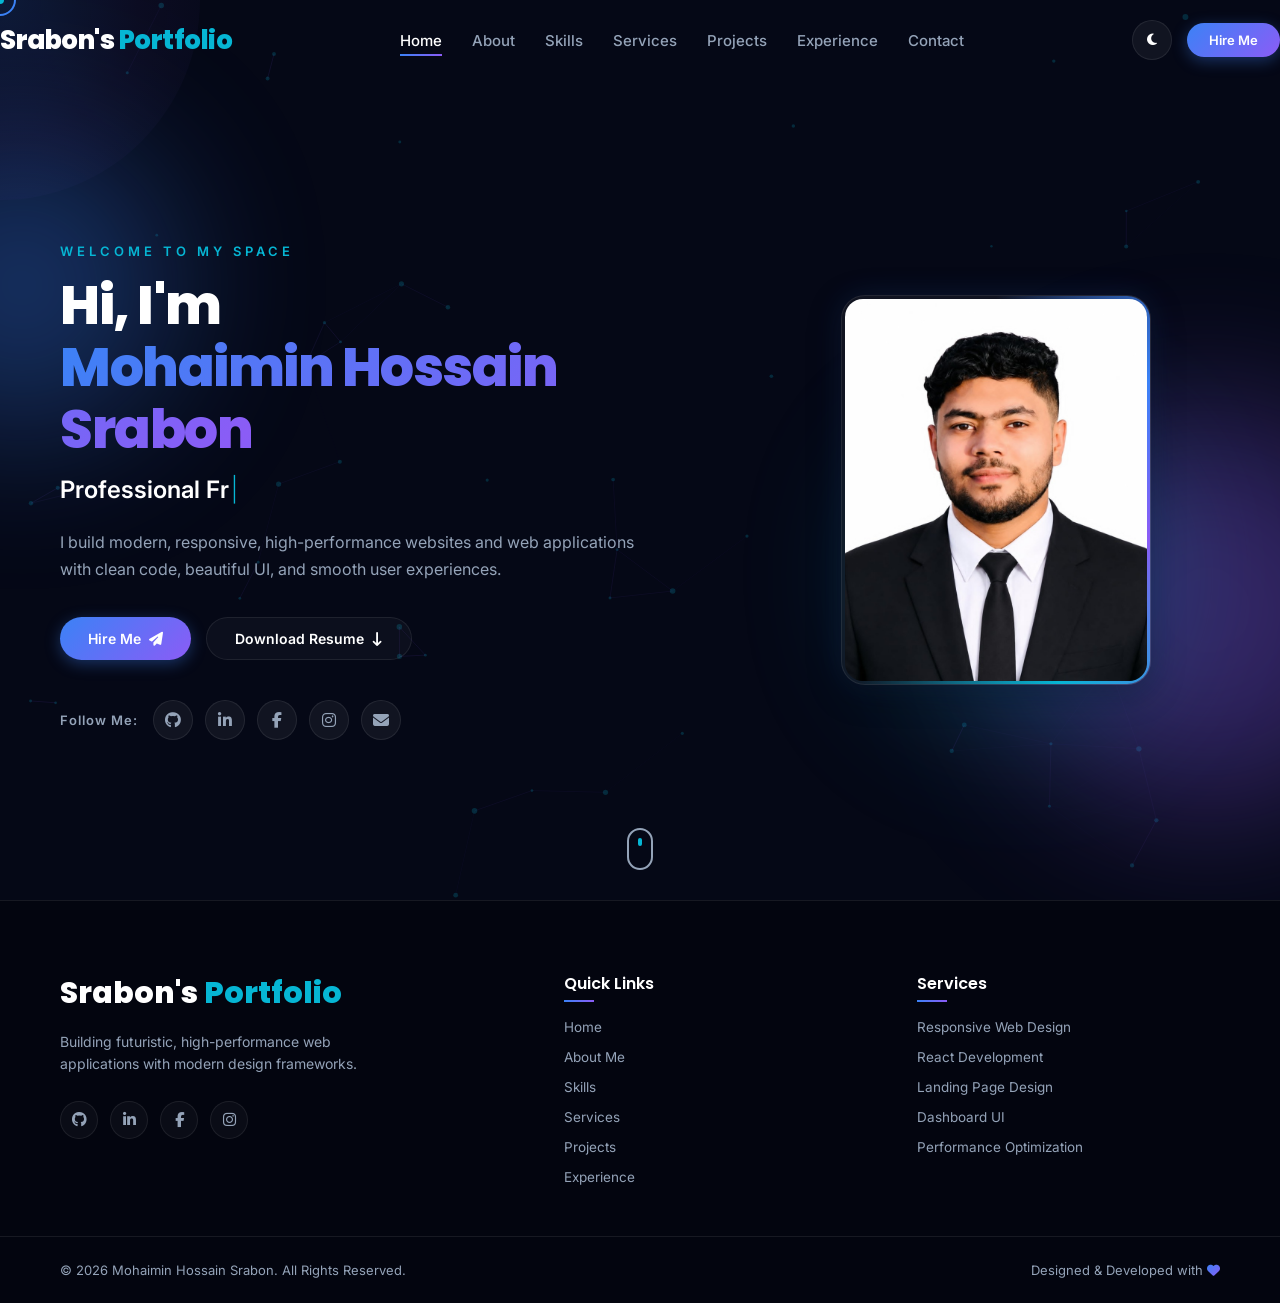
<file: index.html>
<!DOCTYPE html>
<html lang="en" data-theme="dark">
<head>
    <meta charset="UTF-8">
    <meta name="viewport" content="width=device-width, initial-scale=1.0">
    <title>Mohaimin Hossain Srabon | Home | Professional Front-End Developer</title>
    
    <!-- SEO Optimization -->
    <meta name="description" content="Mohaimin Hossain Srabon is a professional Front-End Developer building modern, responsive, high-performance websites and web applications with beautiful UI and smooth experiences.">
    <meta name="keywords" content="Mohaimin Hossain Srabon, Srabon, Front-End Developer, Web Developer, Portfolio, React Developer, Next.js, UI Developer, Freelance Web Developer, Bangladesh Web Developer">
    <meta name="author" content="Mohaimin Hossain Srabon">
    
    <!-- Open Graph Metadata -->
    <meta property="og:title" content="Mohaimin Hossain Srabon | Professional Front-End Developer">
    <meta property="og:description" content="I build modern, responsive, high-performance websites and web applications with clean code and smooth experiences. Check out my work.">
    <meta property="og:type" content="website">
    <meta property="og:url" content="https://mohaiminhossainsrabon.com">
    <meta property="og:image" content="assets/images/profile.jpg">
    
    <!-- Fonts (Poppins & Inter) -->
    <link rel="preconnect" href="https://fonts.googleapis.com">
    <link rel="preconnect" href="https://fonts.gstatic.com" crossorigin>
    <link href="https://fonts.googleapis.com/css2?family=Inter:wght@300;400;500;600;700&family=Poppins:wght@400;500;600;700;800&display=swap" rel="stylesheet">
    
    <!-- FontAwesome for Icons -->
    <link rel="stylesheet" href="https://cdnjs.cloudflare.com/ajax/libs/font-awesome/6.4.0/css/all.min.css">
    
    <!-- Main stylesheet -->
    <link rel="stylesheet" href="style.css">
</head>
<body>

    <!-- Scroll Progress Bar -->
    <div class="scroll-progress-bar" id="scrollProgress"></div>

    <!-- Custom Cursor -->
    <div class="custom-cursor" id="customCursor"></div>
    <div class="custom-cursor-follower" id="customCursorFollower"></div>

    <!-- Loading Screen -->
    <div class="loader-screen" id="loaderScreen">
        <div class="loader-content">
            <span class="loader-logo">Srabon's Portfolio</span>
            <div class="loader-bar-bg">
                <div class="loader-bar" id="loaderBar"></div>
            </div>
            <span class="loader-text">Initializing Portfolio...</span>
        </div>
    </div>

    <!-- Floating Background Canvas & Shapes -->
    <div class="background-decorations">
        <canvas id="particle-canvas"></canvas>
        <div class="glow-follow" id="glowFollow"></div>
        <div class="floating-shape shape-1"></div>
        <div class="floating-shape shape-2"></div>
        <div class="floating-shape shape-3"></div>
    </div>

    <!-- Sticky Glassmorphism Navbar -->
    <header class="navbar" id="navbar">
        <div class="nav-container">
            <a href="index.html" class="nav-logo">
                Srabon's <span>Portfolio</span>
            </a>
            
            <!-- Navigation Links -->
            <nav class="nav-menu" id="navMenu">
                <a href="index.html" class="nav-link active" data-page="home">Home</a>
                <a href="about.html" class="nav-link" data-page="about">About</a>
                <a href="skills.html" class="nav-link" data-page="skills">Skills</a>
                <a href="services.html" class="nav-link" data-page="services">Services</a>
                <a href="projects.html" class="nav-link" data-page="projects">Projects</a>
                <a href="experience.html" class="nav-link" data-page="experience">Experience</a>
                <a href="contact.html" class="nav-link" data-page="contact">Contact</a>
            </nav>
            
            <div class="nav-actions">
                <!-- Theme Switcher -->
                <button class="theme-toggle-btn" id="themeToggle" aria-label="Toggle theme">
                    <i class="fa-solid fa-moon moon-icon"></i>
                    <i class="fa-solid fa-sun sun-icon"></i>
                </button>
                
                <!-- Navbar CTA Button -->
                <a href="contact.html" class="btn-primary nav-cta-btn">Hire Me</a>
                
                <!-- Mobile Menu Button -->
                <button class="mobile-menu-btn" id="mobileMenuBtn" aria-label="Open mobile menu">
                    <span class="bar"></span>
                    <span class="bar"></span>
                    <span class="bar"></span>
                </button>
            </div>
        </div>
    </header>

    <main>
        <!-- Hero Section -->
        <section class="hero-sec" id="home">
            <div class="container hero-container">
                <div class="hero-text reveal">
                    <span class="hero-welcome">Welcome to my space</span>
                    <h1 class="hero-title">
                        Hi, I'm <br>
                        <span class="gradient-text">Mohaimin Hossain Srabon</span>
                    </h1>
                    <h2 class="hero-subtitle">
                        <span class="typing-text-wrapper">
                            Professional <span id="typedText"></span><span class="typed-cursor">|</span>
                        </span>
                    </h2>
                    <p class="hero-desc">
                        I build modern, responsive, high-performance websites and web applications with clean code, beautiful UI, and smooth user experiences.
                    </p>
                    <div class="hero-buttons">
                        <a href="contact.html" class="btn-primary">Hire Me <i class="fa-solid fa-paper-plane icon-right"></i></a>
                        <a href="assets/images/profile.jpg" download="Mohaimin_Hossain_Srabon_Resume" class="btn-secondary">Download Resume <i class="fa-solid fa-arrow-down-long icon-right"></i></a>
                    </div>
                    <div class="hero-socials">
                        <span class="social-label">Follow Me:</span>
                        <div class="social-links">
                            <a href="https://github.com" target="_blank" rel="noopener" class="social-icon" aria-label="GitHub"><i class="fa-brands fa-github"></i></a>
                            <a href="https://linkedin.com" target="_blank" rel="noopener" class="social-icon" aria-label="LinkedIn"><i class="fa-brands fa-linkedin-in"></i></a>
                            <a href="https://facebook.com" target="_blank" rel="noopener" class="social-icon" aria-label="Facebook"><i class="fa-brands fa-facebook-f"></i></a>
                            <a href="https://instagram.com" target="_blank" rel="noopener" class="social-icon" aria-label="Instagram"><i class="fa-brands fa-instagram"></i></a>
                            <a href="mailto:mohaiminhossainsrabon0@gmail.com" class="social-icon" aria-label="Email"><i class="fa-solid fa-envelope"></i></a>
                        </div>
                    </div>
                </div>
                
                <div class="hero-image-area reveal">
                    <div class="profile-card-container">
                        <div class="profile-card-glow tilt-element">
                            <img src="assets/images/profile.jpg" alt="Mohaimin Hossain Srabon" class="profile-card-img">
                            <div class="profile-card-overlay">
                                <span class="profile-card-name">Mohaimin Hossain Srabon</span>
                                <span class="profile-card-title">Front-End Developer</span>
                            </div>
                        </div>
                    </div>
                </div>
            </div>
            
            <div class="scroll-indicator">
                <a href="about.html" class="scroll-indicator-mouse" aria-label="Learn more about me">
                    <span class="mouse-wheel"></span>
                </a>
            </div>
        </section>
    </main>

    <!-- Footer -->
    <footer class="footer-sec">
        <div class="container footer-container">
            <div class="footer-brand">
                <a href="index.html" class="footer-logo">Srabon's <span>Portfolio</span></a>
                <p class="footer-desc">Building futuristic, high-performance web applications with modern design frameworks.</p>
                <div class="footer-socials">
                    <a href="https://github.com" target="_blank" rel="noopener" aria-label="GitHub"><i class="fa-brands fa-github"></i></a>
                    <a href="https://linkedin.com" target="_blank" rel="noopener" aria-label="LinkedIn"><i class="fa-brands fa-linkedin-in"></i></a>
                    <a href="https://facebook.com" target="_blank" rel="noopener" aria-label="Facebook"><i class="fa-brands fa-facebook-f"></i></a>
                    <a href="https://instagram.com" target="_blank" rel="noopener" aria-label="Instagram"><i class="fa-brands fa-instagram"></i></a>
                </div>
            </div>
            
            <div class="footer-links-group">
                <h4 class="footer-links-title">Quick Links</h4>
                <ul class="footer-links-list">
                    <li><a href="index.html">Home</a></li>
                    <li><a href="about.html">About Me</a></li>
                    <li><a href="skills.html">Skills</a></li>
                    <li><a href="services.html">Services</a></li>
                    <li><a href="projects.html">Projects</a></li>
                    <li><a href="experience.html">Experience</a></li>
                </ul>
            </div>
            
            <div class="footer-links-group">
                <h4 class="footer-links-title">Services</h4>
                <ul class="footer-links-list">
                    <li><a href="services.html">Responsive Web Design</a></li>
                    <li><a href="services.html">React Development</a></li>
                    <li><a href="services.html">Landing Page Design</a></li>
                    <li><a href="services.html">Dashboard UI</a></li>
                    <li><a href="services.html">Performance Optimization</a></li>
                </ul>
            </div>
        </div>
        
        <div class="footer-copyright">
            <div class="container copyright-container">
                <p>&copy; 2026 Mohaimin Hossain Srabon. All Rights Reserved.</p>
                <p class="attribution">Designed & Developed with <i class="fa-solid fa-heart text-gradient"></i></p>
            </div>
        </div>
    </footer>

    <!-- Scroll To Top Button -->
    <button class="scroll-to-top" id="scrollToTop" aria-label="Scroll to top">
        <i class="fa-solid fa-chevron-up"></i>
    </button>

    <!-- Main javascript file -->
    <script src="script.js"></script>
</body>
</html>
</file>
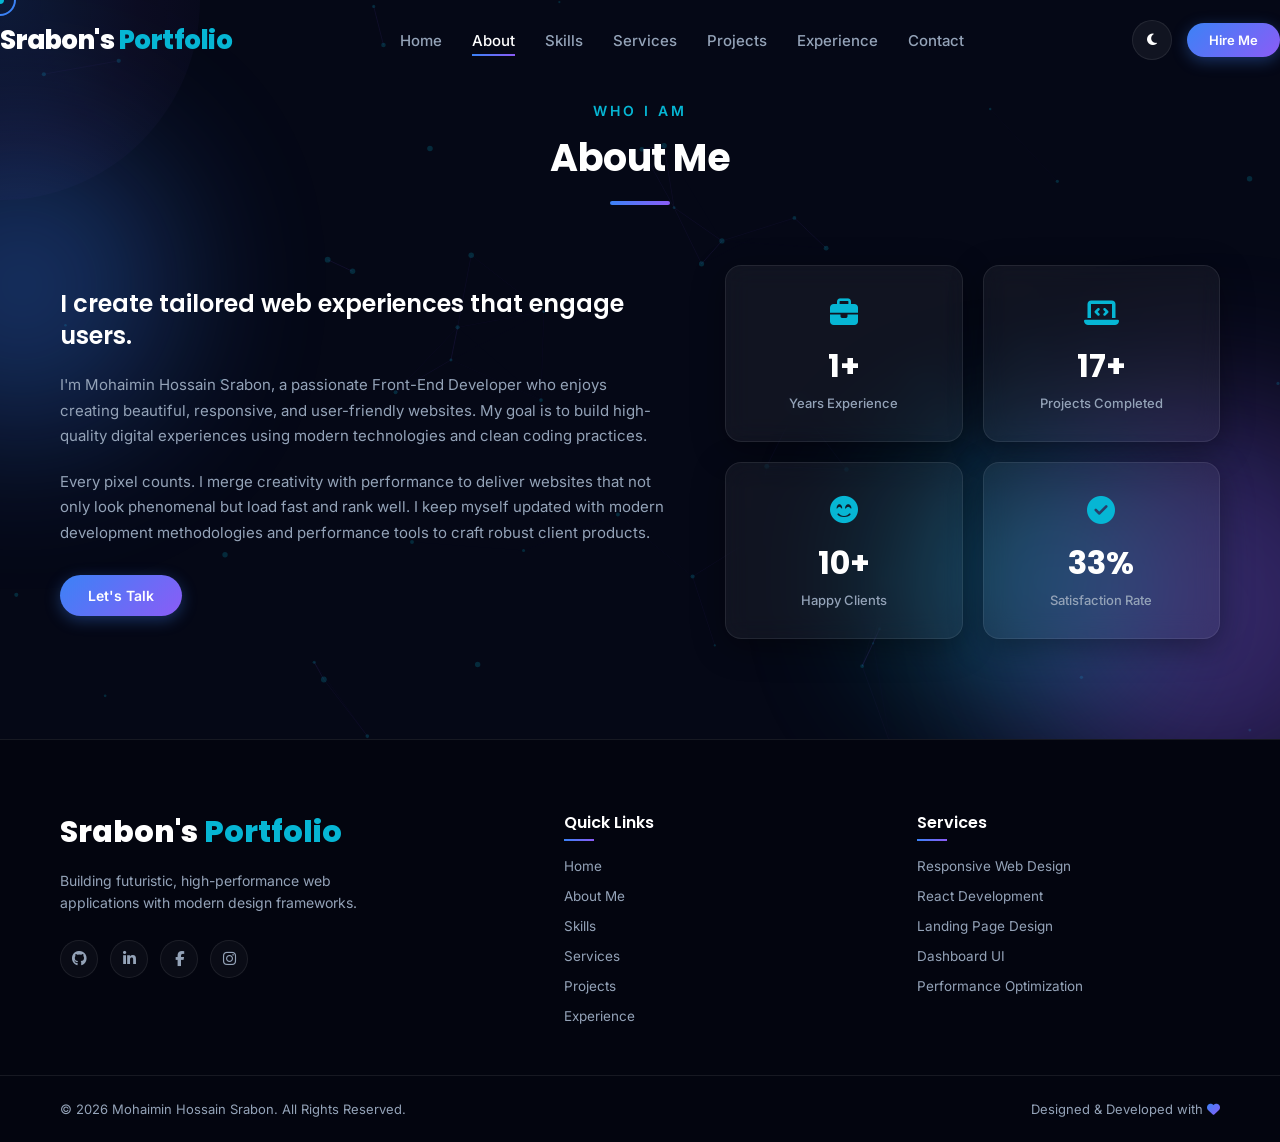
<file: about.html>
<!DOCTYPE html>
<html lang="en" data-theme="dark">
<head>
    <meta charset="UTF-8">
    <meta name="viewport" content="width=device-width, initial-scale=1.0">
    <title>Mohaimin Hossain Srabon | About Me</title>
    
    <!-- SEO Optimization -->
    <meta name="description" content="Learn more about Mohaimin Hossain Srabon, a professional Front-End Developer dedicated to crafting interactive, beautiful, and responsive web applications.">
    <meta name="keywords" content="About Mohaimin Hossain Srabon, Front-End Developer, Web Developer, Portfolio, React Developer">
    <meta name="author" content="Mohaimin Hossain Srabon">
    
    <!-- Fonts (Poppins & Inter) -->
    <link rel="preconnect" href="https://fonts.googleapis.com">
    <link rel="preconnect" href="https://fonts.gstatic.com" crossorigin>
    <link href="https://fonts.googleapis.com/css2?family=Inter:wght@300;400;500;600;700&family=Poppins:wght@400;500;600;700;800&display=swap" rel="stylesheet">
    
    <!-- FontAwesome for Icons -->
    <link rel="stylesheet" href="https://cdnjs.cloudflare.com/ajax/libs/font-awesome/6.4.0/css/all.min.css">
    
    <!-- Main stylesheet -->
    <link rel="stylesheet" href="style.css">
</head>
<body>

    <!-- Scroll Progress Bar -->
    <div class="scroll-progress-bar" id="scrollProgress"></div>

    <!-- Custom Cursor -->
    <div class="custom-cursor" id="customCursor"></div>
    <div class="custom-cursor-follower" id="customCursorFollower"></div>

    <!-- Loading Screen -->
    <div class="loader-screen" id="loaderScreen">
        <div class="loader-content">
            <span class="loader-logo">Srabon's Portfolio</span>
            <div class="loader-bar-bg">
                <div class="loader-bar" id="loaderBar"></div>
            </div>
            <span class="loader-text">Loading About Me...</span>
        </div>
    </div>

    <!-- Floating Background Canvas & Shapes -->
    <div class="background-decorations">
        <canvas id="particle-canvas"></canvas>
        <div class="glow-follow" id="glowFollow"></div>
        <div class="floating-shape shape-1"></div>
        <div class="floating-shape shape-2"></div>
        <div class="floating-shape shape-3"></div>
    </div>

    <!-- Sticky Glassmorphism Navbar -->
    <header class="navbar" id="navbar">
        <div class="nav-container">
            <a href="index.html" class="nav-logo">
                Srabon's <span>Portfolio</span>
            </a>
            
            <!-- Navigation Links -->
            <nav class="nav-menu" id="navMenu">
                <a href="index.html" class="nav-link" data-page="home">Home</a>
                <a href="about.html" class="nav-link active" data-page="about">About</a>
                <a href="skills.html" class="nav-link" data-page="skills">Skills</a>
                <a href="services.html" class="nav-link" data-page="services">Services</a>
                <a href="projects.html" class="nav-link" data-page="projects">Projects</a>
                <a href="experience.html" class="nav-link" data-page="experience">Experience</a>
                <a href="contact.html" class="nav-link" data-page="contact">Contact</a>
            </nav>
            
            <div class="nav-actions">
                <!-- Theme Switcher -->
                <button class="theme-toggle-btn" id="themeToggle" aria-label="Toggle theme">
                    <i class="fa-solid fa-moon moon-icon"></i>
                    <i class="fa-solid fa-sun sun-icon"></i>
                </button>
                
                <!-- Navbar CTA Button -->
                <a href="contact.html" class="btn-primary nav-cta-btn">Hire Me</a>
                
                <!-- Mobile Menu Button -->
                <button class="mobile-menu-btn" id="mobileMenuBtn" aria-label="Open mobile menu">
                    <span class="bar"></span>
                    <span class="bar"></span>
                    <span class="bar"></span>
                </button>
            </div>
        </div>
    </header>

    <main>
        <!-- About Me Section -->
        <section class="about-sec section-padding" id="about">
            <div class="container">
                <div class="section-header text-center reveal">
                    <span class="sub-title">Who I Am</span>
                    <h2 class="section-title">About Me</h2>
                    <div class="title-underline"></div>
                </div>
                
                <div class="about-grid">
                    <div class="about-info-column reveal">
                        <h3 class="about-subheading">I create tailored web experiences that engage users.</h3>
                        <p class="about-text">
                            I'm Mohaimin Hossain Srabon, a passionate Front-End Developer who enjoys creating beautiful, responsive, and user-friendly websites. My goal is to build high-quality digital experiences using modern technologies and clean coding practices.
                        </p>
                        <p class="about-text">
                            Every pixel counts. I merge creativity with performance to deliver websites that not only look phenomenal but load fast and rank well. I keep myself updated with modern development methodologies and performance tools to craft robust client products.
                        </p>
                        <div class="about-buttons">
                            <a href="contact.html" class="btn-primary">Let's Talk</a>
                        </div>
                    </div>
                    
                    <div class="about-stats-column reveal">
                        <div class="stats-grid">
                            <div class="stat-card glass-card tilt-element">
                                <div class="stat-icon"><i class="fa-solid fa-briefcase"></i></div>
                                <h3 class="stat-number" data-target="3">3+</h3>
                                <p class="stat-title">Years Experience</p>
                            </div>
                            <div class="stat-card glass-card tilt-element">
                                <div class="stat-icon"><i class="fa-solid fa-laptop-code"></i></div>
                                <h3 class="stat-number" data-target="50">50+</h3>
                                <p class="stat-title">Projects Completed</p>
                            </div>
                            <div class="stat-card glass-card tilt-element">
                                <div class="stat-icon"><i class="fa-solid fa-smile-beam"></i></div>
                                <h3 class="stat-number" data-target="30">30+</h3>
                                <p class="stat-title">Happy Clients</p>
                            </div>
                            <div class="stat-card glass-card tilt-element">
                                <div class="stat-icon"><i class="fa-solid fa-circle-check"></i></div>
                                <h3 class="stat-number" data-target="100">100%</h3>
                                <p class="stat-title">Satisfaction Rate</p>
                            </div>
                        </div>
                    </div>
                </div>
            </div>
        </section>
    </main>

    <!-- Footer -->
    <footer class="footer-sec">
        <div class="container footer-container">
            <div class="footer-brand">
                <a href="index.html" class="footer-logo">Srabon's <span>Portfolio</span></a>
                <p class="footer-desc">Building futuristic, high-performance web applications with modern design frameworks.</p>
                <div class="footer-socials">
                    <a href="https://github.com" target="_blank" rel="noopener" aria-label="GitHub"><i class="fa-brands fa-github"></i></a>
                    <a href="https://linkedin.com" target="_blank" rel="noopener" aria-label="LinkedIn"><i class="fa-brands fa-linkedin-in"></i></a>
                    <a href="https://facebook.com" target="_blank" rel="noopener" aria-label="Facebook"><i class="fa-brands fa-facebook-f"></i></a>
                    <a href="https://instagram.com" target="_blank" rel="noopener" aria-label="Instagram"><i class="fa-brands fa-instagram"></i></a>
                </div>
            </div>
            
            <div class="footer-links-group">
                <h4 class="footer-links-title">Quick Links</h4>
                <ul class="footer-links-list">
                    <li><a href="index.html">Home</a></li>
                    <li><a href="about.html">About Me</a></li>
                    <li><a href="skills.html">Skills</a></li>
                    <li><a href="services.html">Services</a></li>
                    <li><a href="projects.html">Projects</a></li>
                    <li><a href="experience.html">Experience</a></li>
                </ul>
            </div>
            
            <div class="footer-links-group">
                <h4 class="footer-links-title">Services</h4>
                <ul class="footer-links-list">
                    <li><a href="services.html">Responsive Web Design</a></li>
                    <li><a href="services.html">React Development</a></li>
                    <li><a href="services.html">Landing Page Design</a></li>
                    <li><a href="services.html">Dashboard UI</a></li>
                    <li><a href="services.html">Performance Optimization</a></li>
                </ul>
            </div>
        </div>
        
        <div class="footer-copyright">
            <div class="container copyright-container">
                <p>&copy; 2026 Mohaimin Hossain Srabon. All Rights Reserved.</p>
                <p class="attribution">Designed & Developed with <i class="fa-solid fa-heart text-gradient"></i></p>
            </div>
        </div>
    </footer>

    <!-- Scroll To Top Button -->
    <button class="scroll-to-top" id="scrollToTop" aria-label="Scroll to top">
        <i class="fa-solid fa-chevron-up"></i>
    </button>

    <!-- Main javascript file -->
    <script src="script.js"></script>
</body>
</html>
</file>
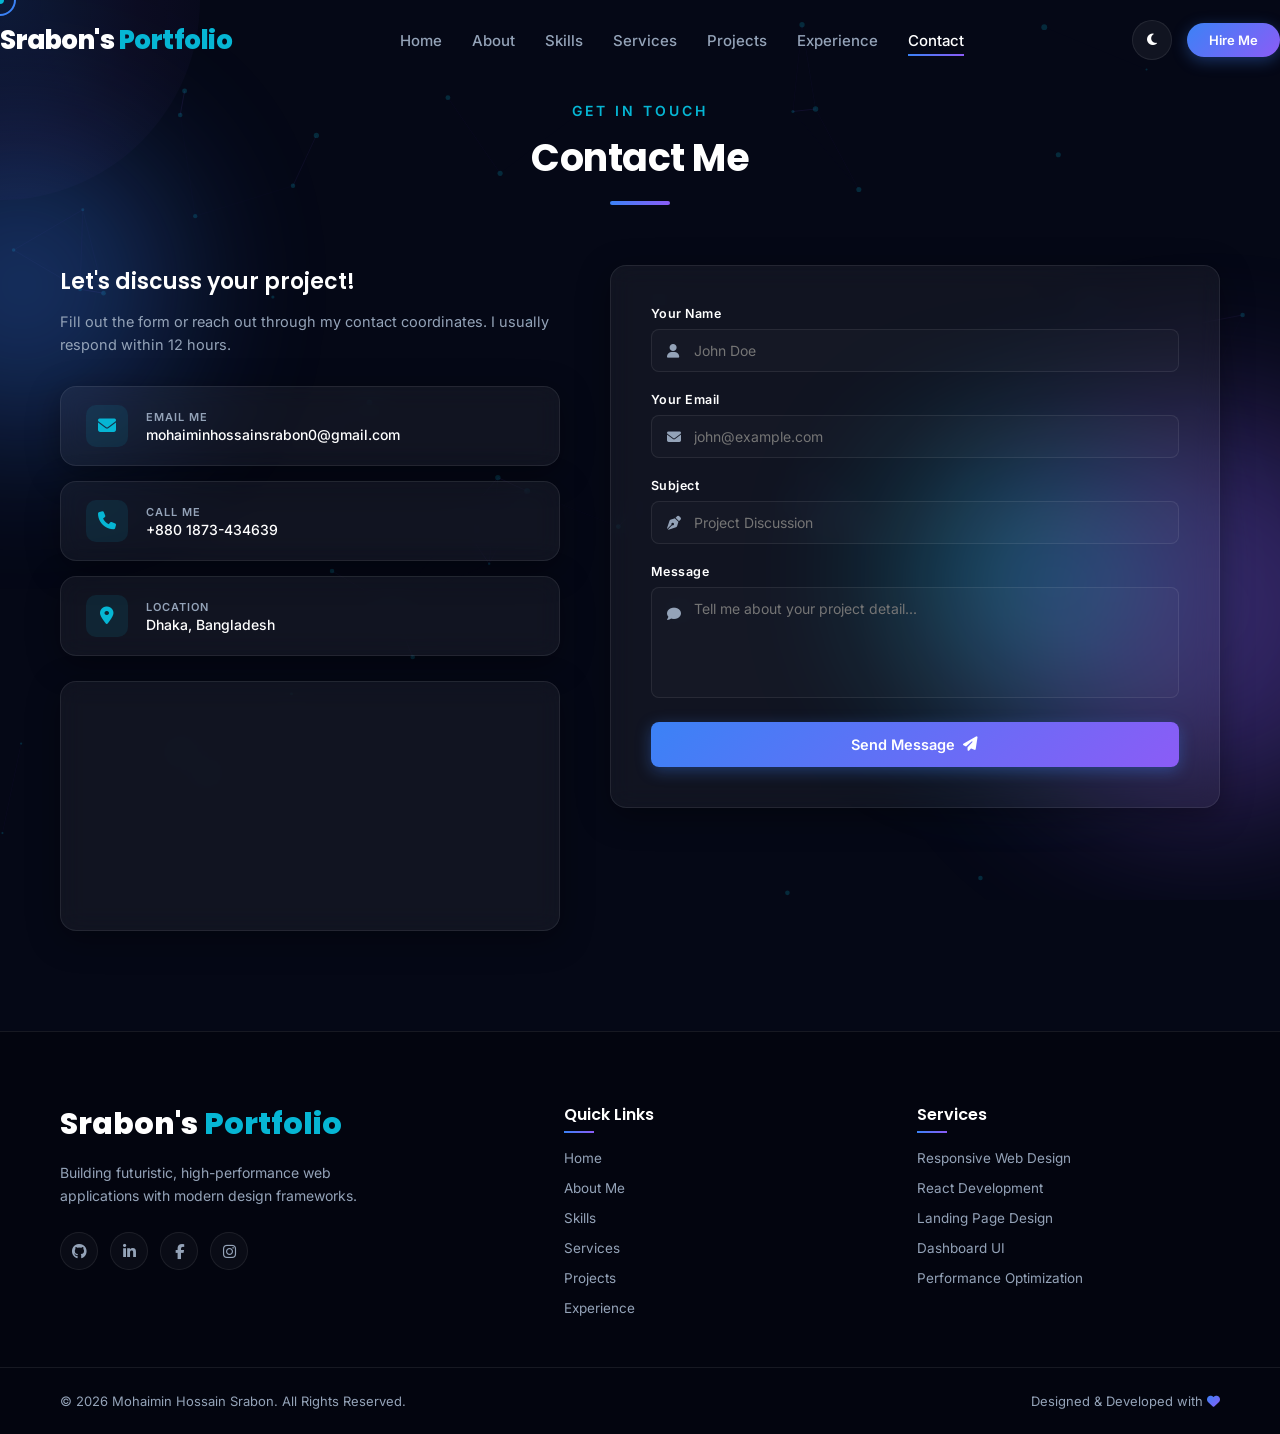
<file: contact.html>
<!DOCTYPE html>
<html lang="en" data-theme="dark">
<head>
    <meta charset="UTF-8">
    <meta name="viewport" content="width=device-width, initial-scale=1.0">
    <title>Mohaimin Hossain Srabon | Contact Me</title>
    
    <!-- SEO Optimization -->
    <meta name="description" content="Get in touch with Mohaimin Hossain Srabon for frontend development partnerships, freelance contracts, or consultations.">
    <meta name="keywords" content="Contact, Email, Phone, Map, Form, Hire Developer, Bangladesh">
    <meta name="author" content="Mohaimin Hossain Srabon">
    
    <!-- Fonts (Poppins & Inter) -->
    <link rel="preconnect" href="https://fonts.googleapis.com">
    <link rel="preconnect" href="https://fonts.gstatic.com" crossorigin>
    <link href="https://fonts.googleapis.com/css2?family=Inter:wght@300;400;500;600;700&family=Poppins:wght@400;500;600;700;800&display=swap" rel="stylesheet">
    
    <!-- FontAwesome for Icons -->
    <link rel="stylesheet" href="https://cdnjs.cloudflare.com/ajax/libs/font-awesome/6.4.0/css/all.min.css">
    
    <!-- Main stylesheet -->
    <link rel="stylesheet" href="style.css">
</head>
<body>

    <!-- Scroll Progress Bar -->
    <div class="scroll-progress-bar" id="scrollProgress"></div>

    <!-- Custom Cursor -->
    <div class="custom-cursor" id="customCursor"></div>
    <div class="custom-cursor-follower" id="customCursorFollower"></div>

    <!-- Loading Screen -->
    <div class="loader-screen" id="loaderScreen">
        <div class="loader-content">
            <span class="loader-logo">Srabon's Portfolio</span>
            <div class="loader-bar-bg">
                <div class="loader-bar" id="loaderBar"></div>
            </div>
            <span class="loader-text">Loading Contact Page...</span>
        </div>
    </div>

    <!-- Floating Background Canvas & Shapes -->
    <div class="background-decorations">
        <canvas id="particle-canvas"></canvas>
        <div class="glow-follow" id="glowFollow"></div>
        <div class="floating-shape shape-1"></div>
        <div class="floating-shape shape-2"></div>
        <div class="floating-shape shape-3"></div>
    </div>

    <!-- Sticky Glassmorphism Navbar -->
    <header class="navbar" id="navbar">
        <div class="nav-container">
            <a href="index.html" class="nav-logo">
                Srabon's <span>Portfolio</span>
            </a>
            
            <!-- Navigation Links -->
            <nav class="nav-menu" id="navMenu">
                <a href="index.html" class="nav-link" data-page="home">Home</a>
                <a href="about.html" class="nav-link" data-page="about">About</a>
                <a href="skills.html" class="nav-link" data-page="skills">Skills</a>
                <a href="services.html" class="nav-link" data-page="services">Services</a>
                <a href="projects.html" class="nav-link" data-page="projects">Projects</a>
                <a href="experience.html" class="nav-link" data-page="experience">Experience</a>
                <a href="contact.html" class="nav-link active" data-page="contact">Contact</a>
            </nav>
            
            <div class="nav-actions">
                <!-- Theme Switcher -->
                <button class="theme-toggle-btn" id="themeToggle" aria-label="Toggle theme">
                    <i class="fa-solid fa-moon moon-icon"></i>
                    <i class="fa-solid fa-sun sun-icon"></i>
                </button>
                
                <!-- Navbar CTA Button -->
                <a href="contact.html" class="btn-primary nav-cta-btn">Hire Me</a>
                
                <!-- Mobile Menu Button -->
                <button class="mobile-menu-btn" id="mobileMenuBtn" aria-label="Open mobile menu">
                    <span class="bar"></span>
                    <span class="bar"></span>
                    <span class="bar"></span>
                </button>
            </div>
        </div>
    </header>

    <main>
        <!-- Contact Section -->
        <section class="contact-sec section-padding" id="contact">
            <div class="container">
                <div class="section-header text-center reveal">
                    <span class="sub-title">Get In Touch</span>
                    <h2 class="section-title">Contact Me</h2>
                    <div class="title-underline"></div>
                </div>
                
                <div class="contact-grid">
                    <!-- Contact Information -->
                    <div class="contact-info-column reveal">
                        <h3 class="contact-subheading">Let's discuss your project!</h3>
                        <p class="contact-desc-text">Fill out the form or reach out through my contact coordinates. I usually respond within 12 hours.</p>
                        
                        <div class="contact-details-cards">
                            <div class="contact-detail-card glass-card">
                                <div class="detail-icon"><i class="fa-solid fa-envelope"></i></div>
                                <div class="detail-content">
                                    <span class="detail-label">Email Me</span>
                                    <a href="mailto:mohaiminhossainsrabon0@gmail.com" class="detail-value">mohaiminhossainsrabon0@gmail.com</a>
                                </div>
                            </div>
                            <div class="contact-detail-card glass-card">
                                <div class="detail-icon"><i class="fa-solid fa-phone"></i></div>
                                <div class="detail-content">
                                    <span class="detail-label">Call Me</span>
                                    <a href="tel:+8801873434639" class="detail-value">+880 1873-434639</a>
                                </div>
                            </div>
                            <div class="contact-detail-card glass-card">
                                <div class="detail-icon"><i class="fa-solid fa-location-dot"></i></div>
                                <div class="detail-content">
                                    <span class="detail-label">Location</span>
                                    <span class="detail-value">Dhaka, Bangladesh</span>
                                </div>
                            </div>
                        </div>
                        
                        <!-- Premium Embedded Google Map -->
                        <div class="google-map-wrapper glass-card">
                            <iframe src="https://www.google.com/maps/embed?pb=!1m18!1m12!1m13!1d233668.38703692606!2d90.27923991039642!3d23.780887456731998!2m3!1f0!2f0!3f0!3m2!1i1024!2i768!4f13.1!3m3!1m2!1s0x3755b8b087026b81%3A0x8fa5020dd7b8398f!2sDhaka!5e0!3m2!1sen!2sbd!4v1700000000000!5m2!1sen!2sbd" 
                                    style="border:0;" allowfullscreen="" loading="lazy" referrerpolicy="no-referrer-when-downgrade" aria-label="Google Map of Dhaka, Bangladesh"></iframe>
                        </div>
                    </div>
                    
                    <!-- Contact Form -->
                    <div class="contact-form-column reveal">
                        <form id="contactForm" class="contact-form glass-card" novalidate>
                            <div class="form-row">
                                <div class="form-group">
                                    <label for="name">Your Name</label>
                                    <div class="input-wrapper">
                                        <i class="fa-solid fa-user input-icon"></i>
                                        <input type="text" id="name" name="name" placeholder="John Doe" required>
                                    </div>
                                    <span class="error-msg" id="nameError">Name is required</span>
                                </div>
                            </div>
                            <div class="form-row">
                                <div class="form-group">
                                    <label for="email">Your Email</label>
                                    <div class="input-wrapper">
                                        <i class="fa-solid fa-envelope input-icon"></i>
                                        <input type="email" id="email" name="email" placeholder="john@example.com" required>
                                    </div>
                                    <span class="error-msg" id="emailError">Please enter a valid email address</span>
                                </div>
                            </div>
                            <div class="form-row">
                                <div class="form-group">
                                    <label for="subject">Subject</label>
                                    <div class="input-wrapper">
                                        <i class="fa-solid fa-pen-nib input-icon"></i>
                                        <input type="text" id="subject" name="subject" placeholder="Project Discussion" required>
                                    </div>
                                    <span class="error-msg" id="subjectError">Subject is required</span>
                                </div>
                            </div>
                            <div class="form-row">
                                <div class="form-group">
                                    <label for="message">Message</label>
                                    <div class="input-wrapper">
                                        <i class="fa-solid fa-comment input-icon textarea-icon"></i>
                                        <textarea id="message" name="message" rows="5" placeholder="Tell me about your project detail..." required></textarea>
                                    </div>
                                    <span class="error-msg" id="messageError">Message is required</span>
                                </div>
                            </div>
                            
                            <button type="submit" class="btn-primary form-submit-btn" id="submitBtn">
                                <span class="btn-text">Send Message</span>
                                <i class="fa-solid fa-paper-plane icon-right"></i>
                            </button>
                            
                            <!-- Form Success / Error Box -->
                            <div class="form-status" id="formStatus"></div>
                        </form>
                    </div>
                </div>
            </div>
        </section>
    </main>

    <!-- Footer -->
    <footer class="footer-sec">
        <div class="container footer-container">
            <div class="footer-brand">
                <a href="index.html" class="footer-logo">Srabon's <span>Portfolio</span></a>
                <p class="footer-desc">Building futuristic, high-performance web applications with modern design frameworks.</p>
                <div class="footer-socials">
                    <a href="https://github.com" target="_blank" rel="noopener" aria-label="GitHub"><i class="fa-brands fa-github"></i></a>
                    <a href="https://linkedin.com" target="_blank" rel="noopener" aria-label="LinkedIn"><i class="fa-brands fa-linkedin-in"></i></a>
                    <a href="https://facebook.com" target="_blank" rel="noopener" aria-label="Facebook"><i class="fa-brands fa-facebook-f"></i></a>
                    <a href="https://instagram.com" target="_blank" rel="noopener" aria-label="Instagram"><i class="fa-brands fa-instagram"></i></a>
                </div>
            </div>
            
            <div class="footer-links-group">
                <h4 class="footer-links-title">Quick Links</h4>
                <ul class="footer-links-list">
                    <li><a href="index.html">Home</a></li>
                    <li><a href="about.html">About Me</a></li>
                    <li><a href="skills.html">Skills</a></li>
                    <li><a href="services.html">Services</a></li>
                    <li><a href="projects.html">Projects</a></li>
                    <li><a href="experience.html">Experience</a></li>
                </ul>
            </div>
            
            <div class="footer-links-group">
                <h4 class="footer-links-title">Services</h4>
                <ul class="footer-links-list">
                    <li><a href="services.html">Responsive Web Design</a></li>
                    <li><a href="services.html">React Development</a></li>
                    <li><a href="services.html">Landing Page Design</a></li>
                    <li><a href="services.html">Dashboard UI</a></li>
                    <li><a href="services.html">Performance Optimization</a></li>
                </ul>
            </div>
        </div>
        
        <div class="footer-copyright">
            <div class="container copyright-container">
                <p>&copy; 2026 Mohaimin Hossain Srabon. All Rights Reserved.</p>
                <p class="attribution">Designed & Developed with <i class="fa-solid fa-heart text-gradient"></i></p>
            </div>
        </div>
    </footer>

    <!-- Scroll To Top Button -->
    <button class="scroll-to-top" id="scrollToTop" aria-label="Scroll to top">
        <i class="fa-solid fa-chevron-up"></i>
    </button>

    <!-- Main javascript file -->
    <script src="script.js"></script>
</body>
</html>
</file>
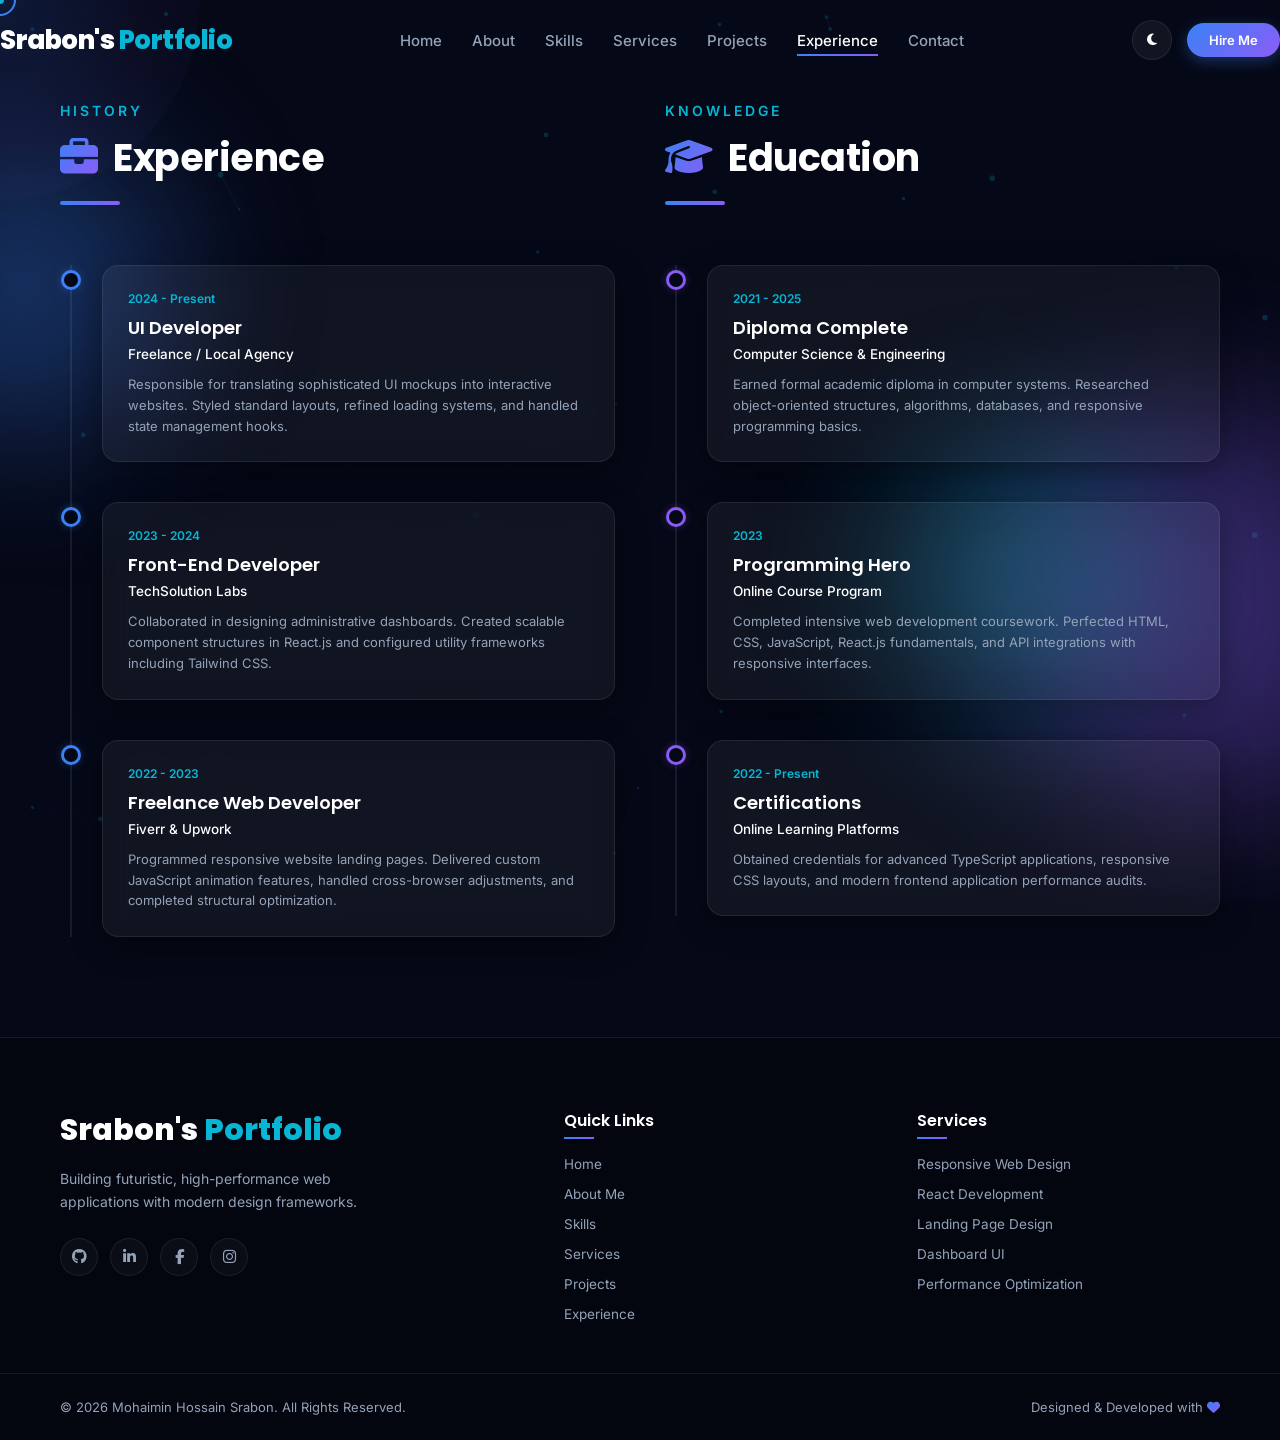
<file: experience.html>
<!DOCTYPE html>
<html lang="en" data-theme="dark">
<head>
    <meta charset="UTF-8">
    <meta name="viewport" content="width=device-width, initial-scale=1.0">
    <title>Mohaimin Hossain Srabon | Experience & Education</title>
    
    <!-- SEO Optimization -->
    <meta name="description" content="View the professional timeline and educational accomplishments of Mohaimin Hossain Srabon.">
    <meta name="keywords" content="Experience, Education, Timeline, UI Developer, Front-End Developer, CSE Diploma, Programming Hero">
    <meta name="author" content="Mohaimin Hossain Srabon">
    
    <!-- Fonts (Poppins & Inter) -->
    <link rel="preconnect" href="https://fonts.googleapis.com">
    <link rel="preconnect" href="https://fonts.gstatic.com" crossorigin>
    <link href="https://fonts.googleapis.com/css2?family=Inter:wght@300;400;500;600;700&family=Poppins:wght@400;500;600;700;800&display=swap" rel="stylesheet">
    
    <!-- FontAwesome for Icons -->
    <link rel="stylesheet" href="https://cdnjs.cloudflare.com/ajax/libs/font-awesome/6.4.0/css/all.min.css">
    
    <!-- Main stylesheet -->
    <link rel="stylesheet" href="style.css">
</head>
<body>

    <!-- Scroll Progress Bar -->
    <div class="scroll-progress-bar" id="scrollProgress"></div>

    <!-- Custom Cursor -->
    <div class="custom-cursor" id="customCursor"></div>
    <div class="custom-cursor-follower" id="customCursorFollower"></div>

    <!-- Loading Screen -->
    <div class="loader-screen" id="loaderScreen">
        <div class="loader-content">
            <span class="loader-logo">Srabon's Portfolio</span>
            <div class="loader-bar-bg">
                <div class="loader-bar" id="loaderBar"></div>
            </div>
            <span class="loader-text">Loading Timelines...</span>
        </div>
    </div>

    <!-- Floating Background Canvas & Shapes -->
    <div class="background-decorations">
        <canvas id="particle-canvas"></canvas>
        <div class="glow-follow" id="glowFollow"></div>
        <div class="floating-shape shape-1"></div>
        <div class="floating-shape shape-2"></div>
        <div class="floating-shape shape-3"></div>
    </div>

    <!-- Sticky Glassmorphism Navbar -->
    <header class="navbar" id="navbar">
        <div class="nav-container">
            <a href="index.html" class="nav-logo">
                Srabon's <span>Portfolio</span>
            </a>
            
            <!-- Navigation Links -->
            <nav class="nav-menu" id="navMenu">
                <a href="index.html" class="nav-link" data-page="home">Home</a>
                <a href="about.html" class="nav-link" data-page="about">About</a>
                <a href="skills.html" class="nav-link" data-page="skills">Skills</a>
                <a href="services.html" class="nav-link" data-page="services">Services</a>
                <a href="projects.html" class="nav-link" data-page="projects">Projects</a>
                <a href="experience.html" class="nav-link active" data-page="experience">Experience</a>
                <a href="contact.html" class="nav-link" data-page="contact">Contact</a>
            </nav>
            
            <div class="nav-actions">
                <!-- Theme Switcher -->
                <button class="theme-toggle-btn" id="themeToggle" aria-label="Toggle theme">
                    <i class="fa-solid fa-moon moon-icon"></i>
                    <i class="fa-solid fa-sun sun-icon"></i>
                </button>
                
                <!-- Navbar CTA Button -->
                <a href="contact.html" class="btn-primary nav-cta-btn">Hire Me</a>
                
                <!-- Mobile Menu Button -->
                <button class="mobile-menu-btn" id="mobileMenuBtn" aria-label="Open mobile menu">
                    <span class="bar"></span>
                    <span class="bar"></span>
                    <span class="bar"></span>
                </button>
            </div>
        </div>
    </header>

    <main>
        <!-- Experience Timeline Section -->
        <section class="experience-sec section-padding" id="experience">
            <div class="container">
                <div class="experience-education-grid">
                    
                    <!-- Experience timeline -->
                    <div class="timeline-column reveal">
                        <div class="section-header">
                            <span class="sub-title">History</span>
                            <h2 class="section-title"><i class="fa-solid fa-briefcase text-gradient icon-left"></i> Experience</h2>
                            <div class="title-underline left"></div>
                        </div>
                        
                        <div class="timeline">
                            <!-- Timeline item 1 -->
                            <div class="timeline-item">
                                <div class="timeline-dot"></div>
                                <div class="timeline-card glass-card tilt-element">
                                    <span class="timeline-date">2024 - Present</span>
                                    <h3 class="timeline-title">UI Developer</h3>
                                    <h4 class="timeline-company">Freelance / Local Agency</h4>
                                    <p class="timeline-desc">Responsible for translating sophisticated UI mockups into interactive websites. Styled standard layouts, refined loading systems, and handled state management hooks.</p>
                                </div>
                            </div>
                            
                            <!-- Timeline item 2 -->
                            <div class="timeline-item">
                                <div class="timeline-dot"></div>
                                <div class="timeline-card glass-card tilt-element">
                                    <span class="timeline-date">2023 - 2024</span>
                                    <h3 class="timeline-title">Front-End Developer</h3>
                                    <h4 class="timeline-company">TechSolution Labs</h4>
                                    <p class="timeline-desc">Collaborated in designing administrative dashboards. Created scalable component structures in React.js and configured utility frameworks including Tailwind CSS.</p>
                                </div>
                            </div>
                            
                            <!-- Timeline item 3 -->
                            <div class="timeline-item">
                                <div class="timeline-dot"></div>
                                <div class="timeline-card glass-card tilt-element">
                                    <span class="timeline-date">2022 - 2023</span>
                                    <h3 class="timeline-title">Freelance Web Developer</h3>
                                    <h4 class="timeline-company">Fiverr & Upwork</h4>
                                    <p class="timeline-desc">Programmed responsive website landing pages. Delivered custom JavaScript animation features, handled cross-browser adjustments, and completed structural optimization.</p>
                                </div>
                            </div>
                        </div>
                    </div>

                    <!-- Education timeline -->
                    <div class="timeline-column reveal">
                        <div class="section-header">
                            <span class="sub-title">Knowledge</span>
                            <h2 class="section-title"><i class="fa-solid fa-graduation-cap text-gradient icon-left"></i> Education</h2>
                            <div class="title-underline left"></div>
                        </div>
                        
                        <div class="timeline">
                            <!-- Education item 1 -->
                            <div class="timeline-item">
                                <div class="timeline-dot font-dot"></div>
                                <div class="timeline-card glass-card tilt-element">
                                    <span class="timeline-date">2021 - 2025</span>
                                    <h3 class="timeline-title">Diploma Complete</h3>
                                    <h4 class="timeline-company">Computer Science & Engineering</h4>
                                    <p class="timeline-desc">Earned formal academic diploma in computer systems. Researched object-oriented structures, algorithms, databases, and responsive programming basics.</p>
                                </div>
                            </div>
                            
                            <!-- Education item 2 -->
                            <div class="timeline-item">
                                <div class="timeline-dot font-dot"></div>
                                <div class="timeline-card glass-card tilt-element">
                                    <span class="timeline-date">2023</span>
                                    <h3 class="timeline-title">Programming Hero</h3>
                                    <h4 class="timeline-company">Online Course Program</h4>
                                    <p class="timeline-desc">Completed intensive web development coursework. Perfected HTML, CSS, JavaScript, React.js fundamentals, and API integrations with responsive interfaces.</p>
                                </div>
                            </div>
                            
                            <!-- Education item 3 -->
                            <div class="timeline-item">
                                <div class="timeline-dot font-dot"></div>
                                <div class="timeline-card glass-card tilt-element">
                                    <span class="timeline-date">2022 - Present</span>
                                    <h3 class="timeline-title">Certifications</h3>
                                    <h4 class="timeline-company">Online Learning Platforms</h4>
                                    <p class="timeline-desc">Obtained credentials for advanced TypeScript applications, responsive CSS layouts, and modern frontend application performance audits.</p>
                                </div>
                            </div>
                        </div>
                    </div>
                </div>
            </div>
        </section>
    </main>

    <!-- Footer -->
    <footer class="footer-sec">
        <div class="container footer-container">
            <div class="footer-brand">
                <a href="index.html" class="footer-logo">Srabon's <span>Portfolio</span></a>
                <p class="footer-desc">Building futuristic, high-performance web applications with modern design frameworks.</p>
                <div class="footer-socials">
                    <a href="https://github.com" target="_blank" rel="noopener" aria-label="GitHub"><i class="fa-brands fa-github"></i></a>
                    <a href="https://linkedin.com" target="_blank" rel="noopener" aria-label="LinkedIn"><i class="fa-brands fa-linkedin-in"></i></a>
                    <a href="https://facebook.com" target="_blank" rel="noopener" aria-label="Facebook"><i class="fa-brands fa-facebook-f"></i></a>
                    <a href="https://instagram.com" target="_blank" rel="noopener" aria-label="Instagram"><i class="fa-brands fa-instagram"></i></a>
                </div>
            </div>
            
            <div class="footer-links-group">
                <h4 class="footer-links-title">Quick Links</h4>
                <ul class="footer-links-list">
                    <li><a href="index.html">Home</a></li>
                    <li><a href="about.html">About Me</a></li>
                    <li><a href="skills.html">Skills</a></li>
                    <li><a href="services.html">Services</a></li>
                    <li><a href="projects.html">Projects</a></li>
                    <li><a href="experience.html">Experience</a></li>
                </ul>
            </div>
            
            <div class="footer-links-group">
                <h4 class="footer-links-title">Services</h4>
                <ul class="footer-links-list">
                    <li><a href="services.html">Responsive Web Design</a></li>
                    <li><a href="services.html">React Development</a></li>
                    <li><a href="services.html">Landing Page Design</a></li>
                    <li><a href="services.html">Dashboard UI</a></li>
                    <li><a href="services.html">Performance Optimization</a></li>
                </ul>
            </div>
        </div>
        
        <div class="footer-copyright">
            <div class="container copyright-container">
                <p>&copy; 2026 Mohaimin Hossain Srabon. All Rights Reserved.</p>
                <p class="attribution">Designed & Developed with <i class="fa-solid fa-heart text-gradient"></i></p>
            </div>
        </div>
    </footer>

    <!-- Scroll To Top Button -->
    <button class="scroll-to-top" id="scrollToTop" aria-label="Scroll to top">
        <i class="fa-solid fa-chevron-up"></i>
    </button>

    <!-- Main javascript file -->
    <script src="script.js"></script>
</body>
</html>
</file>
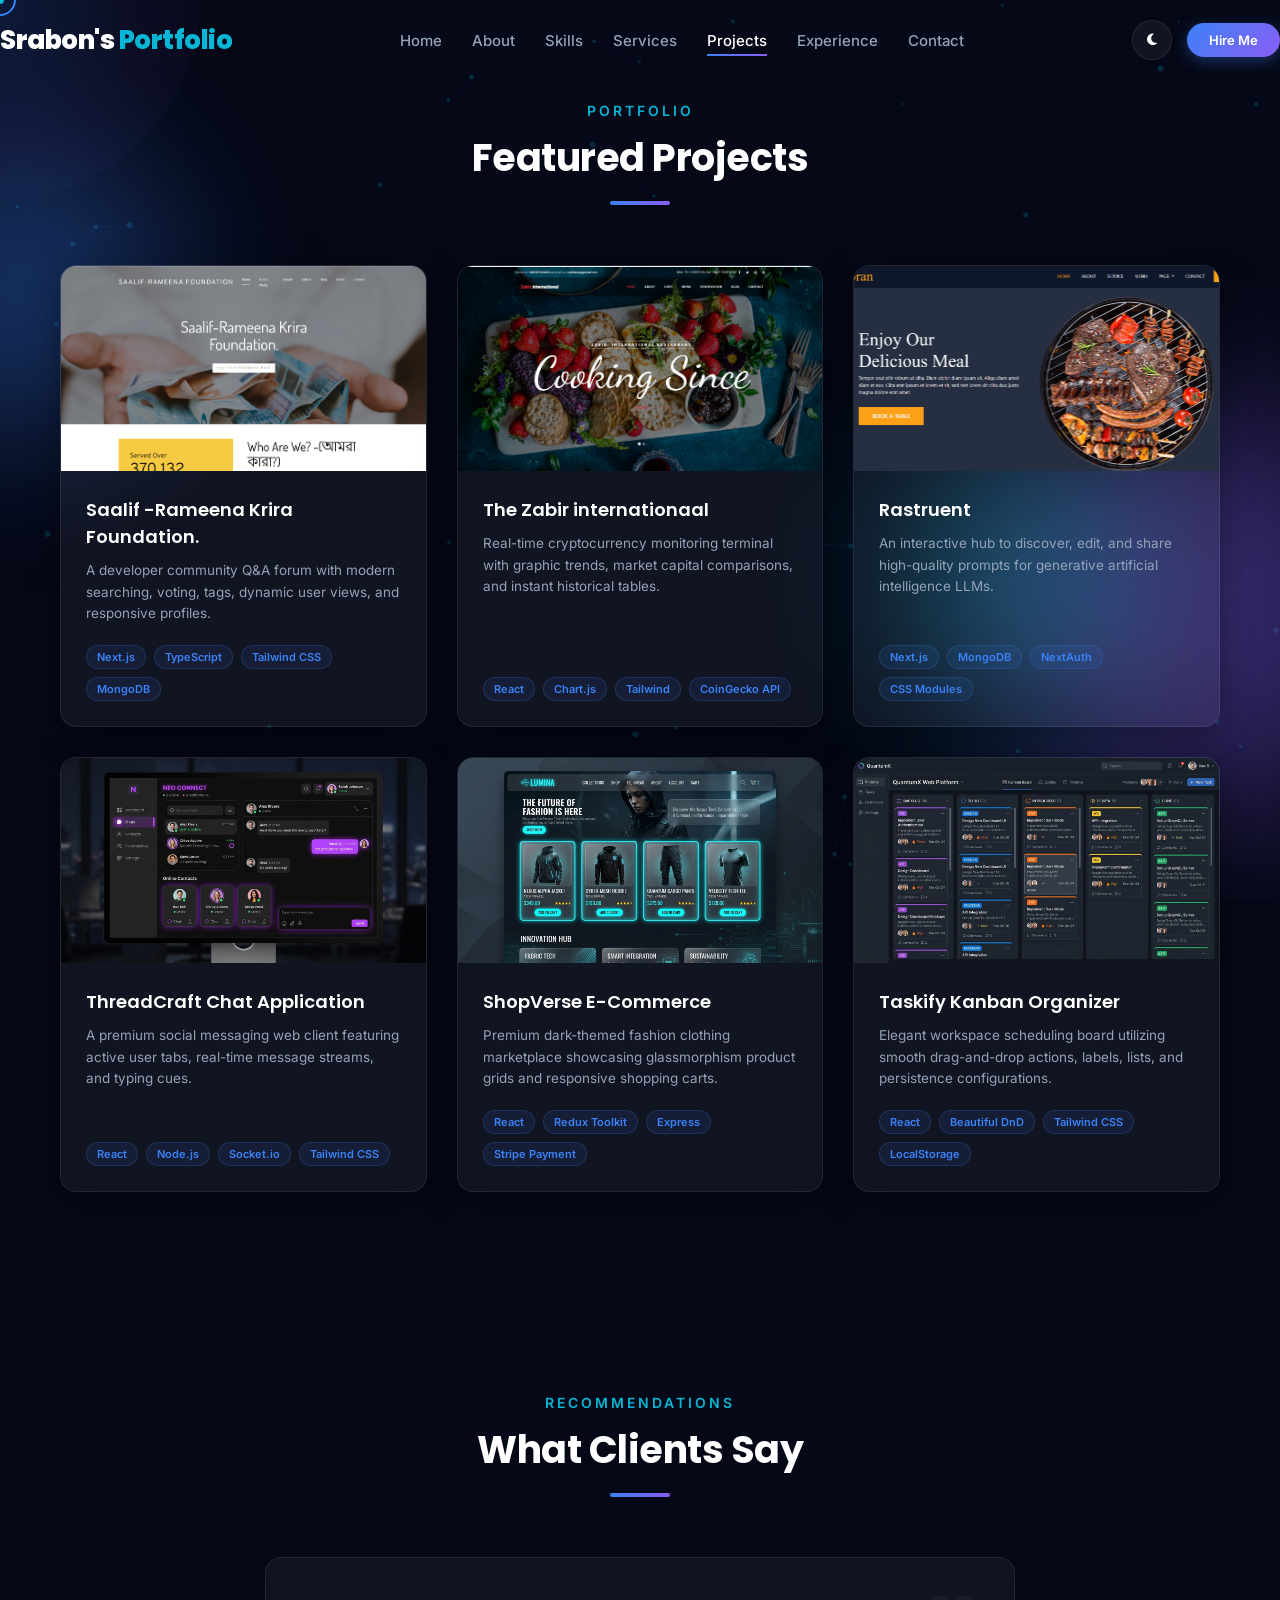
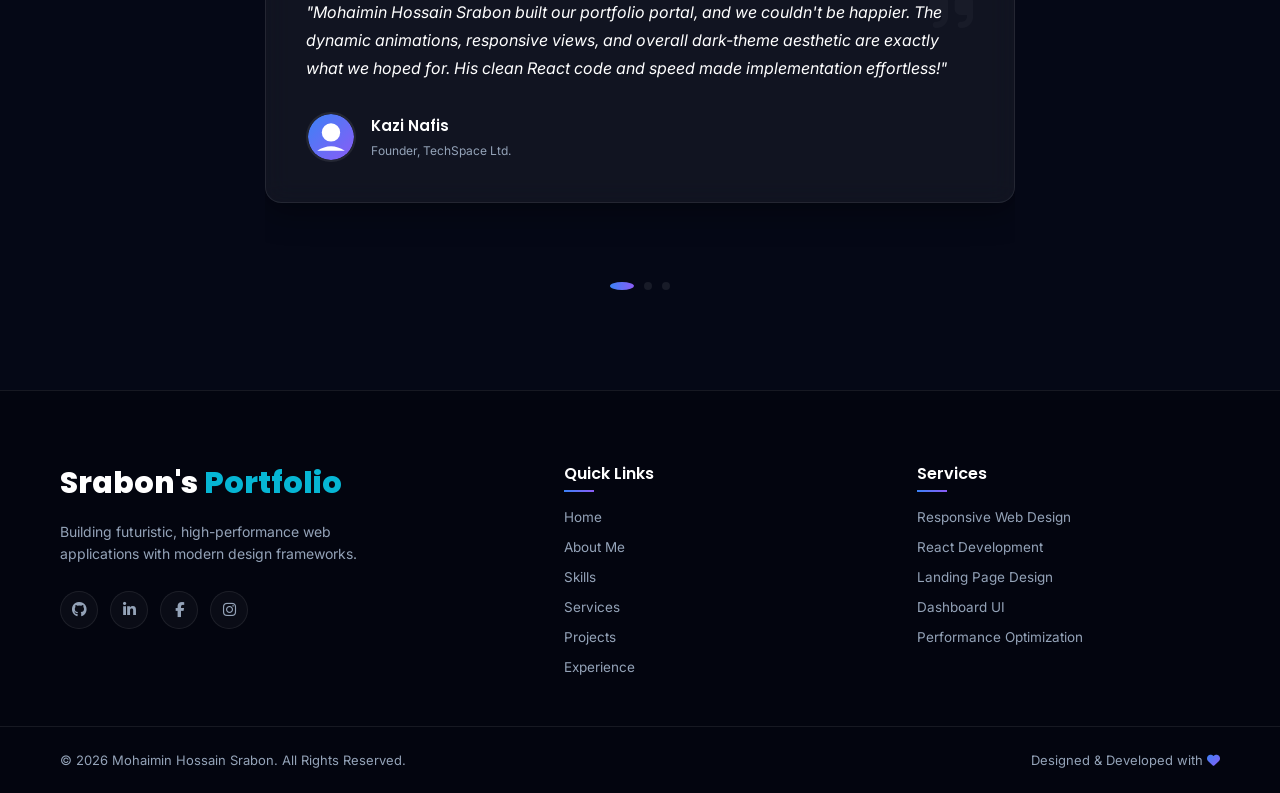
<file: projects.html>
<!DOCTYPE html>
<html lang="en" data-theme="dark">
<head>
    <meta charset="UTF-8">
    <meta name="viewport" content="width=device-width, initial-scale=1.0">
    <title>Mohaimin Hossain Srabon | Projects</title>
    
    <!-- SEO Optimization -->
    <meta name="description" content="Browse the web development project portfolio of Mohaimin Hossain Srabon, showcasing Next.js, React, and Tailwind CSS applications.">
    <meta name="keywords" content="Portfolio, Web Projects, React, Next.js, E-Commerce, Kanban Board, Cryptocurrency tracker">
    <meta name="author" content="Mohaimin Hossain Srabon">
    
    <!-- Fonts (Poppins & Inter) -->
    <link rel="preconnect" href="https://fonts.googleapis.com">
    <link rel="preconnect" href="https://fonts.gstatic.com" crossorigin>
    <link href="https://fonts.googleapis.com/css2?family=Inter:wght@300;400;500;600;700&family=Poppins:wght@400;500;600;700;800&display=swap" rel="stylesheet">
    
    <!-- FontAwesome for Icons -->
    <link rel="stylesheet" href="https://cdnjs.cloudflare.com/ajax/libs/font-awesome/6.4.0/css/all.min.css">
    
    <!-- Main stylesheet -->
    <link rel="stylesheet" href="style.css">
</head>
<body>

    <!-- Scroll Progress Bar -->
    <div class="scroll-progress-bar" id="scrollProgress"></div>

    <!-- Custom Cursor -->
    <div class="custom-cursor" id="customCursor"></div>
    <div class="custom-cursor-follower" id="customCursorFollower"></div>

    <!-- Loading Screen -->
    <div class="loader-screen" id="loaderScreen">
        <div class="loader-content">
            <span class="loader-logo">Srabon's Portfolio</span>
            <div class="loader-bar-bg">
                <div class="loader-bar" id="loaderBar"></div>
            </div>
            <span class="loader-text">Loading Projects & Testimonials...</span>
        </div>
    </div>

    <!-- Floating Background Canvas & Shapes -->
    <div class="background-decorations">
        <canvas id="particle-canvas"></canvas>
        <div class="glow-follow" id="glowFollow"></div>
        <div class="floating-shape shape-1"></div>
        <div class="floating-shape shape-2"></div>
        <div class="floating-shape shape-3"></div>
    </div>

    <!-- Sticky Glassmorphism Navbar -->
    <header class="navbar" id="navbar">
        <div class="nav-container">
            <a href="index.html" class="nav-logo">
                Srabon's <span>Portfolio</span>
            </a>
            
            <!-- Navigation Links -->
            <nav class="nav-menu" id="navMenu">
                <a href="index.html" class="nav-link" data-page="home">Home</a>
                <a href="about.html" class="nav-link" data-page="about">About</a>
                <a href="skills.html" class="nav-link" data-page="skills">Skills</a>
                <a href="services.html" class="nav-link" data-page="services">Services</a>
                <a href="projects.html" class="nav-link active" data-page="projects">Projects</a>
                <a href="experience.html" class="nav-link" data-page="experience">Experience</a>
                <a href="contact.html" class="nav-link" data-page="contact">Contact</a>
            </nav>
            
            <div class="nav-actions">
                <!-- Theme Switcher -->
                <button class="theme-toggle-btn" id="themeToggle" aria-label="Toggle theme">
                    <i class="fa-solid fa-moon moon-icon"></i>
                    <i class="fa-solid fa-sun sun-icon"></i>
                </button>
                
                <!-- Navbar CTA Button -->
                <a href="contact.html" class="btn-primary nav-cta-btn">Hire Me</a>
                
                <!-- Mobile Menu Button -->
                <button class="mobile-menu-btn" id="mobileMenuBtn" aria-label="Open mobile menu">
                    <span class="bar"></span>
                    <span class="bar"></span>
                    <span class="bar"></span>
                </button>
            </div>
        </div>
    </header>

    <main>
        <!-- Featured Projects Section -->
        <section class="projects-sec section-padding" id="projects">
            <div class="container">
                <div class="section-header text-center reveal">
                    <span class="sub-title">Portfolio</span>
                    <h2 class="section-title">Featured Projects</h2>
                    <div class="title-underline"></div>
                </div>
                
                <div class="projects-grid">
                    <!-- Project 1 -->
                    <div class="project-card glass-card tilt-element reveal">
                        <div class="project-img-wrapper">
                            <img src="assets/images/Screenshot 2026-03-14 164529.png" alt="DevFlow App" class="project-img">
                            <div class="project-overlay">
                                <a href="https://srabon157.github.io/ghive-hope/" class="btn-circle" aria-label="Live Demo"><i class="fa-solid fa-arrow-up-right-from-square"></i></a>
                                <a href="https://github.com/srabon157/srabons-portfolio.git" class="btn-circle" aria-label="GitHub Code"><i class="fa-brands fa-github"></i></a>
                            </div>
                        </div>
                        <div class="project-content">
                            <h3 class="project-title"> <span class="text-yellow-500">Saalif</span> -Rameena Krira Foundation.</h3>
                            <p class="project-desc">A developer community Q&A forum with modern searching, voting, tags, dynamic user views, and responsive profiles.</p>
                            <div class="project-tech-badges">
                                <span class="tech-badge">Next.js</span>
                                <span class="tech-badge">TypeScript</span>
                                <span class="tech-badge">Tailwind CSS</span>
                                <span class="tech-badge">MongoDB</span>
                            </div>
                            <div class="project-links-mobile">
                                <a href="https://srabon157.github.io/ghive-hope/" class="btn-link">Live Demo <i class="fa-solid fa-arrow-up-right-from-square"></i></a>
                                <a href="https://github.com/srabon157/srabons-portfolio.git" class="btn-link">GitHub <i class="fa-brands fa-github"></i></a>
                            </div>
                        </div>
                    </div>

                    <!-- Project 2 -->
                    <div class="project-card glass-card tilt-element reveal">
                        <div class="project-img-wrapper">
                            <img src="assets/images/Screenshot 2026-03-14 163256.png" alt="CryptoSphere" class="project-img">
                            <div class="project-overlay">
                                <a href=" https://srabon157.github.io/Zabir-international/" class="btn-circle" aria-label="Live Demo"><i class="fa-solid fa-arrow-up-right-from-square"></i></a>
                                <a href="https://github.com/srabon157/Zabir-international.git" class="btn-circle" aria-label="GitHub Code"><i class="fa-brands fa-github"></i></a>
                            </div>
                        </div>
                        <div class="project-content">
                            <h3 class="project-title">The Zabir internationaal</h3>
                            <p class="project-desc">Real-time cryptocurrency monitoring terminal with graphic trends, market capital comparisons, and instant historical tables.</p>
                            <div class="project-tech-badges">
                                <span class="tech-badge">React</span>
                                <span class="tech-badge">Chart.js</span>
                                <span class="tech-badge">Tailwind</span>
                                <span class="tech-badge">CoinGecko API</span>
                            </div>
                            <div class="project-links-mobile">
                                <a href="#" class="btn-link">Live Demo <i class="fa-solid fa-arrow-up-right-from-square"></i></a>
                                <a href="#" class="btn-link">GitHub <i class="fa-brands fa-github"></i></a>
                            </div>
                        </div>
                    </div>

                    <!-- Project 3 -->
                    <div class="project-card glass-card tilt-element reveal">
                        <div class="project-img-wrapper">
                            <img src="assets/images/Screenshot_5.png" alt="Promptopia" class="project-img">
                            <div class="project-overlay">
                                <a href="https://srabon157.github.io/rastruent-project/" class="btn-circle" aria-label="Live Demo"><i class="fa-solid fa-arrow-up-right-from-square"></i></a>
                                <a href="#" class="btn-circle" aria-label="GitHub Code"><i class="fa-brands fa-github"></i></a>
                            </div>
                        </div>
                        <div class="project-content">
                            <h3 class="project-title">Rastruent </h3>
                            <p class="project-desc">An interactive hub to discover, edit, and share high-quality prompts for generative artificial intelligence LLMs.</p>
                            <div class="project-tech-badges">
                                <span class="tech-badge">Next.js</span>
                                <span class="tech-badge">MongoDB</span>
                                <span class="tech-badge">NextAuth</span>
                                <span class="tech-badge">CSS Modules</span>
                            </div>
                            <div class="project-links-mobile">
                                <a href="#" class="btn-link">Live Demo <i class="fa-solid fa-arrow-up-right-from-square"></i></a>
                                <a href="#" class="btn-link">GitHub <i class="fa-brands fa-github"></i></a>
                            </div>
                        </div>
                    </div>

                    <!-- Project 4 -->
                    <div class="project-card glass-card tilt-element reveal">
                        <div class="project-img-wrapper">
                            <img src="assets/images/project4.jpg" alt="ThreadCraft" class="project-img">
                            <div class="project-overlay">
                                <a href="#" class="btn-circle" aria-label="Live Demo"><i class="fa-solid fa-arrow-up-right-from-square"></i></a>
                                <a href="#" class="btn-circle" aria-label="GitHub Code"><i class="fa-brands fa-github"></i></a>
                            </div>
                        </div>
                        <div class="project-content">
                            <h3 class="project-title">ThreadCraft Chat Application</h3>
                            <p class="project-desc">A premium social messaging web client featuring active user tabs, real-time message streams, and typing cues.</p>
                            <div class="project-tech-badges">
                                <span class="tech-badge">React</span>
                                <span class="tech-badge">Node.js</span>
                                <span class="tech-badge">Socket.io</span>
                                <span class="tech-badge">Tailwind CSS</span>
                            </div>
                            <div class="project-links-mobile">
                                <a href="#" class="btn-link">Live Demo <i class="fa-solid fa-arrow-up-right-from-square"></i></a>
                                <a href="#" class="btn-link">GitHub <i class="fa-brands fa-github"></i></a>
                            </div>
                        </div>
                    </div>

                    <!-- Project 5 -->
                    <div class="project-card glass-card tilt-element reveal">
                        <div class="project-img-wrapper">
                            <img src="assets/images/project5.jpg" alt="ShopVerse" class="project-img">
                            <div class="project-overlay">
                                <a href="#" class="btn-circle" aria-label="Live Demo"><i class="fa-solid fa-arrow-up-right-from-square"></i></a>
                                <a href="#" class="btn-circle" aria-label="GitHub Code"><i class="fa-brands fa-github"></i></a>
                            </div>
                        </div>
                        <div class="project-content">
                            <h3 class="project-title">ShopVerse E-Commerce</h3>
                            <p class="project-desc">Premium dark-themed fashion clothing marketplace showcasing glassmorphism product grids and responsive shopping carts.</p>
                            <div class="project-tech-badges">
                                <span class="tech-badge">React</span>
                                <span class="tech-badge">Redux Toolkit</span>
                                <span class="tech-badge">Express</span>
                                <span class="tech-badge">Stripe Payment</span>
                            </div>
                            <div class="project-links-mobile">
                                <a href="#" class="btn-link">Live Demo <i class="fa-solid fa-arrow-up-right-from-square"></i></a>
                                <a href="#" class="btn-link">GitHub <i class="fa-brands fa-github"></i></a>
                            </div>
                        </div>
                    </div>

                    <!-- Project 6 -->
                    <div class="project-card glass-card tilt-element reveal">
                        <div class="project-img-wrapper">
                            <img src="assets/images/project6.jpg" alt="Taskify" class="project-img">
                            <div class="project-overlay">
                                <a href="#" class="btn-circle" aria-label="Live Demo"><i class="fa-solid fa-arrow-up-right-from-square"></i></a>
                                <a href="#" class="btn-circle" aria-label="GitHub Code"><i class="fa-brands fa-github"></i></a>
                            </div>
                        </div>
                        <div class="project-content">
                            <h3 class="project-title">Taskify Kanban Organizer</h3>
                            <p class="project-desc">Elegant workspace scheduling board utilizing smooth drag-and-drop actions, labels, lists, and persistence configurations.</p>
                            <div class="project-tech-badges">
                                <span class="tech-badge">React</span>
                                <span class="tech-badge">Beautiful DnD</span>
                                <span class="tech-badge">Tailwind CSS</span>
                                <span class="tech-badge">LocalStorage</span>
                            </div>
                            <div class="project-links-mobile">
                                <a href="#" class="btn-link">Live Demo <i class="fa-solid fa-arrow-up-right-from-square"></i></a>
                                <a href="#" class="btn-link">GitHub <i class="fa-brands fa-github"></i></a>
                            </div>
                        </div>
                    </div>
                </div>
            </div>
        </section>

        <!-- Testimonials Section -->
        <section class="testimonials-sec section-padding" id="testimonials">
            <div class="container">
                <div class="section-header text-center reveal">
                    <span class="sub-title">Recommendations</span>
                    <h2 class="section-title">What Clients Say</h2>
                    <div class="title-underline"></div>
                </div>
                
                <div class="testimonials-slider-container reveal">
                    <div class="testimonials-slider" id="testimonialSlider">
                        <!-- Testimonial 1 -->
                        <div class="testimonial-slide active">
                            <div class="testimonial-card glass-card">
                                <div class="quote-icon"><i class="fa-solid fa-quote-right"></i></div>
                                <p class="testimonial-text">"Mohaimin Hossain Srabon built our portfolio portal, and we couldn't be happier. The dynamic animations, responsive views, and overall dark-theme aesthetic are exactly what we hoped for. His clean React code and speed made implementation effortless!"</p>
                                <div class="client-info">
                                    <div class="client-avatar">
                                        <svg viewBox="0 0 100 100" class="avatar-svg">
                                            <defs>
                                                <linearGradient id="avatarGrad1" x1="0%" y1="0%" x2="100%" y2="100%">
                                                    <stop offset="0%" stop-color="#3B82F6"/>
                                                    <stop offset="100%" stop-color="#8B5CF6"/>
                                                </linearGradient>
                                            </defs>
                                            <circle cx="50" cy="50" r="50" fill="url(#avatarGrad1)"/>
                                            <circle cx="50" cy="40" r="20" fill="#ffffff"/>
                                            <path d="M20,80 Q50,60 80,80 Z" fill="#ffffff"/>
                                        </svg>
                                    </div>
                                    <div class="client-details">
                                        <h4 class="client-name">Kazi Nafis</h4>
                                        <span class="client-role">Founder, TechSpace Ltd.</span>
                                    </div>
                                </div>
                            </div>
                        </div>

                        <!-- Testimonial 2 -->
                        <div class="testimonial-slide">
                            <div class="testimonial-card glass-card">
                                <div class="quote-icon"><i class="fa-solid fa-quote-right"></i></div>
                                <p class="testimonial-text">"Srabon's attention to detail during the redesign of our platform dashboard was outstanding. He introduced premium elements, resolved layout responsive bugs, and increased browser load speeds by 40%. A highly motivated frontend specialist!"</p>
                                <div class="client-info">
                                    <div class="client-avatar">
                                        <svg viewBox="0 0 100 100" class="avatar-svg">
                                            <defs>
                                                <linearGradient id="avatarGrad2" x1="0%" y1="0%" x2="100%" y2="100%">
                                                    <stop offset="0%" stop-color="#8B5CF6"/>
                                                    <stop offset="100%" stop-color="#06B6D4"/>
                                                </linearGradient>
                                            </defs>
                                            <circle cx="50" cy="50" r="50" fill="url(#avatarGrad2)"/>
                                            <circle cx="50" cy="40" r="20" fill="#ffffff"/>
                                            <path d="M20,80 Q50,60 80,80 Z" fill="#ffffff"/>
                                        </svg>
                                    </div>
                                    <div class="client-details">
                                        <h4 class="client-name">Sarah Jenkins</h4>
                                        <span class="client-role">Lead Product Manager, Cryptic Inc.</span>
                                    </div>
                                </div>
                            </div>
                        </div>

                        <!-- Testimonial 3 -->
                        <div class="testimonial-slide">
                            <div class="testimonial-card glass-card">
                                <div class="quote-icon"><i class="fa-solid fa-quote-right"></i></div>
                                <p class="testimonial-text">"Outstanding landing page design! The custom typography, dark neumorphism card effects, and mouse parallax features truly amazed our customers. Srabon is professional, responsive, and delivers top-tier frontend solutions."</p>
                                <div class="client-info">
                                    <div class="client-avatar">
                                        <svg viewBox="0 0 100 100" class="avatar-svg">
                                            <defs>
                                                <linearGradient id="avatarGrad3" x1="0%" y1="0%" x2="100%" y2="100%">
                                                    <stop offset="0%" stop-color="#06B6D4"/>
                                                    <stop offset="100%" stop-color="#3B82F6"/>
                                                </linearGradient>
                                            </defs>
                                            <circle cx="50" cy="50" r="50" fill="url(#avatarGrad3)"/>
                                            <circle cx="50" cy="40" r="20" fill="#ffffff"/>
                                            <path d="M20,80 Q50,60 80,80 Z" fill="#ffffff"/>
                                        </svg>
                                    </div>
                                    <div class="client-details">
                                        <h4 class="client-name">David Warner</h4>
                                        <span class="client-role">Creative Director, Apex Agency</span>
                                    </div>
                                </div>
                            </div>
                        </div>
                    </div>
                    
                    <!-- Slider Dots -->
                    <div class="slider-dots" id="sliderDots">
                        <span class="dot active" data-index="0"></span>
                        <span class="dot" data-index="1"></span>
                        <span class="dot" data-index="2"></span>
                    </div>
                </div>
            </div>
        </section>
    </main>

    <!-- Footer -->
    <footer class="footer-sec">
        <div class="container footer-container">
            <div class="footer-brand">
                <a href="index.html" class="footer-logo">Srabon's <span>Portfolio</span></a>
                <p class="footer-desc">Building futuristic, high-performance web applications with modern design frameworks.</p>
                <div class="footer-socials">
                    <a href="https://github.com" target="_blank" rel="noopener" aria-label="GitHub"><i class="fa-brands fa-github"></i></a>
                    <a href="https://linkedin.com" target="_blank" rel="noopener" aria-label="LinkedIn"><i class="fa-brands fa-linkedin-in"></i></a>
                    <a href="https://facebook.com" target="_blank" rel="noopener" aria-label="Facebook"><i class="fa-brands fa-facebook-f"></i></a>
                    <a href="https://instagram.com" target="_blank" rel="noopener" aria-label="Instagram"><i class="fa-brands fa-instagram"></i></a>
                </div>
            </div>
            
            <div class="footer-links-group">
                <h4 class="footer-links-title">Quick Links</h4>
                <ul class="footer-links-list">
                    <li><a href="index.html">Home</a></li>
                    <li><a href="about.html">About Me</a></li>
                    <li><a href="skills.html">Skills</a></li>
                    <li><a href="services.html">Services</a></li>
                    <li><a href="projects.html">Projects</a></li>
                    <li><a href="experience.html">Experience</a></li>
                </ul>
            </div>
            
            <div class="footer-links-group">
                <h4 class="footer-links-title">Services</h4>
                <ul class="footer-links-list">
                    <li><a href="services.html">Responsive Web Design</a></li>
                    <li><a href="services.html">React Development</a></li>
                    <li><a href="services.html">Landing Page Design</a></li>
                    <li><a href="services.html">Dashboard UI</a></li>
                    <li><a href="services.html">Performance Optimization</a></li>
                </ul>
            </div>
        </div>
        
        <div class="footer-copyright">
            <div class="container copyright-container">
                <p>&copy; 2026 Mohaimin Hossain Srabon. All Rights Reserved.</p>
                <p class="attribution">Designed & Developed with <i class="fa-solid fa-heart text-gradient"></i></p>
            </div>
        </div>
    </footer>

    <!-- Scroll To Top Button -->
    <button class="scroll-to-top" id="scrollToTop" aria-label="Scroll to top">
        <i class="fa-solid fa-chevron-up"></i>
    </button>

    <!-- Main javascript file -->
    <script src="script.js"></script>
</body>
</html>
</file>
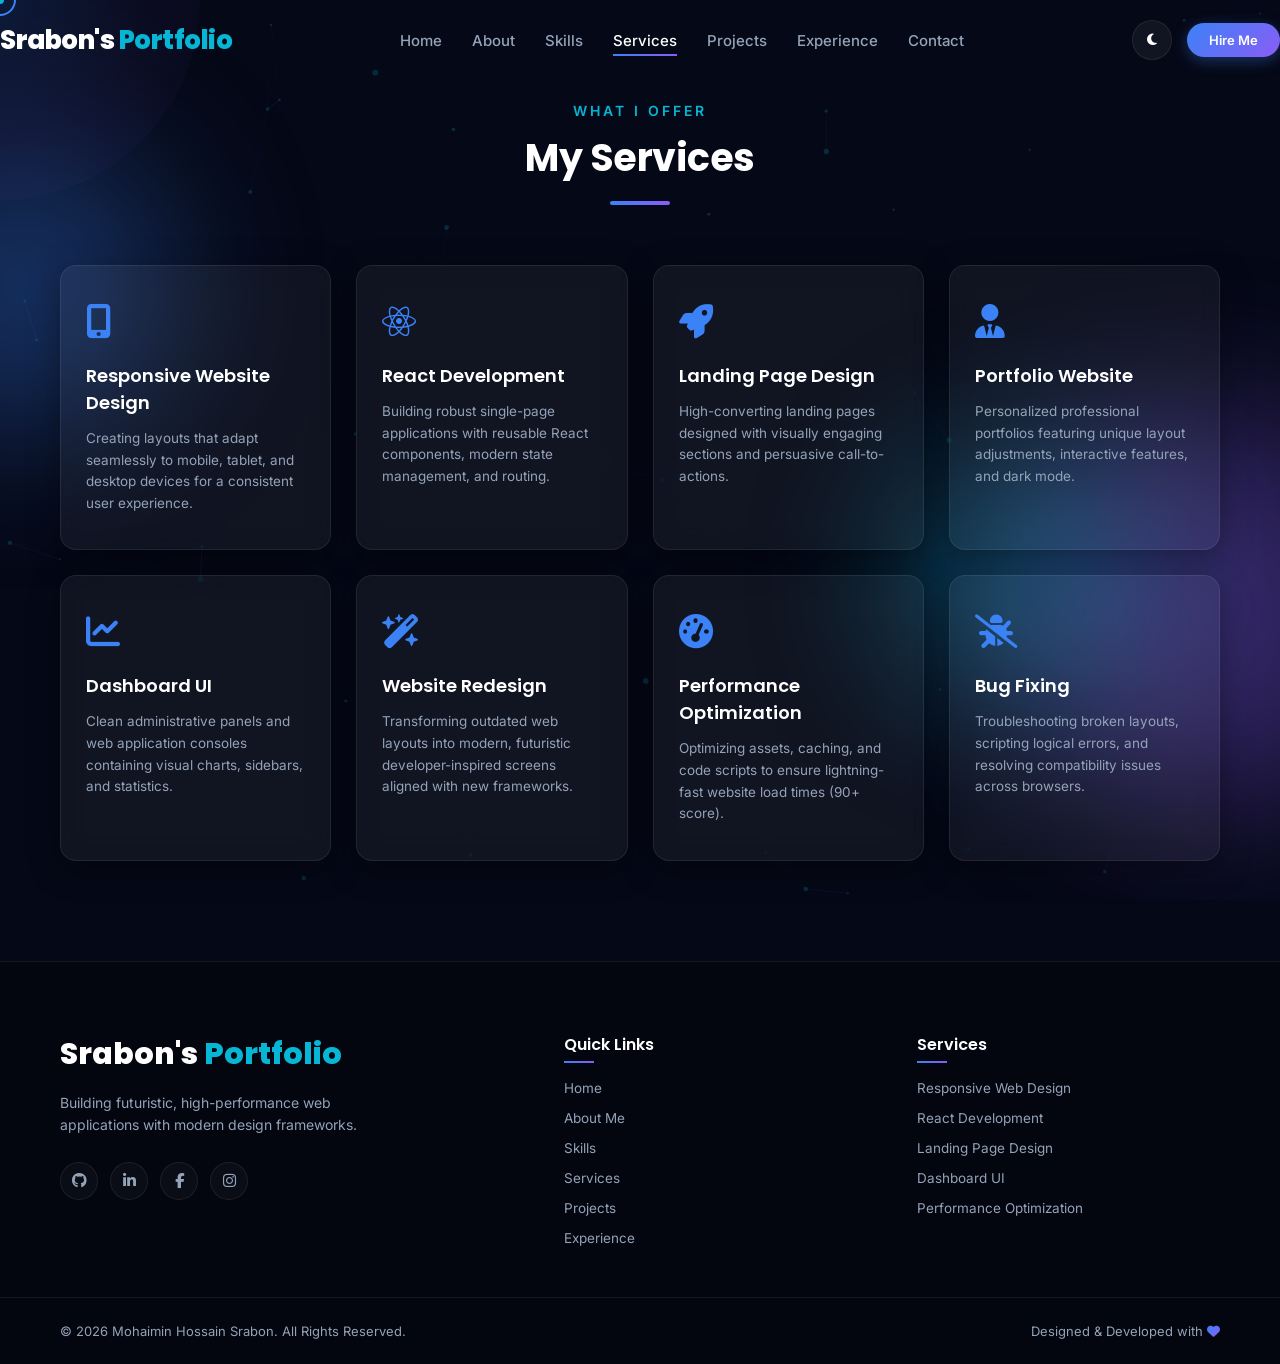
<file: services.html>
<!DOCTYPE html>
<html lang="en" data-theme="dark">
<head>
    <meta charset="UTF-8">
    <meta name="viewport" content="width=device-width, initial-scale=1.0">
    <title>Mohaimin Hossain Srabon | Services</title>
    
    <!-- SEO Optimization -->
    <meta name="description" content="Explore professional Front-End Development services offered by Mohaimin Hossain Srabon, including React development, responsive design, and bug fixing.">
    <meta name="keywords" content="Services, Web Design, React Developer, Dashboard UI, Performance Optimization, Bug Fixing">
    <meta name="author" content="Mohaimin Hossain Srabon">
    
    <!-- Fonts (Poppins & Inter) -->
    <link rel="preconnect" href="https://fonts.googleapis.com">
    <link rel="preconnect" href="https://fonts.gstatic.com" crossorigin>
    <link href="https://fonts.googleapis.com/css2?family=Inter:wght@300;400;500;600;700&family=Poppins:wght@400;500;600;700;800&display=swap" rel="stylesheet">
    
    <!-- FontAwesome for Icons -->
    <link rel="stylesheet" href="https://cdnjs.cloudflare.com/ajax/libs/font-awesome/6.4.0/css/all.min.css">
    
    <!-- Main stylesheet -->
    <link rel="stylesheet" href="style.css">
</head>
<body>

    <!-- Scroll Progress Bar -->
    <div class="scroll-progress-bar" id="scrollProgress"></div>

    <!-- Custom Cursor -->
    <div class="custom-cursor" id="customCursor"></div>
    <div class="custom-cursor-follower" id="customCursorFollower"></div>

    <!-- Loading Screen -->
    <div class="loader-screen" id="loaderScreen">
        <div class="loader-content">
            <span class="loader-logo">Srabon's Portfolio</span>
            <div class="loader-bar-bg">
                <div class="loader-bar" id="loaderBar"></div>
            </div>
            <span class="loader-text">Loading Services...</span>
        </div>
    </div>

    <!-- Floating Background Canvas & Shapes -->
    <div class="background-decorations">
        <canvas id="particle-canvas"></canvas>
        <div class="glow-follow" id="glowFollow"></div>
        <div class="floating-shape shape-1"></div>
        <div class="floating-shape shape-2"></div>
        <div class="floating-shape shape-3"></div>
    </div>

    <!-- Sticky Glassmorphism Navbar -->
    <header class="navbar" id="navbar">
        <div class="nav-container">
            <a href="index.html" class="nav-logo">
                Srabon's <span>Portfolio</span>
            </a>
            
            <!-- Navigation Links -->
            <nav class="nav-menu" id="navMenu">
                <a href="index.html" class="nav-link" data-page="home">Home</a>
                <a href="about.html" class="nav-link" data-page="about">About</a>
                <a href="skills.html" class="nav-link" data-page="skills">Skills</a>
                <a href="services.html" class="nav-link active" data-page="services">Services</a>
                <a href="projects.html" class="nav-link" data-page="projects">Projects</a>
                <a href="experience.html" class="nav-link" data-page="experience">Experience</a>
                <a href="contact.html" class="nav-link" data-page="contact">Contact</a>
            </nav>
            
            <div class="nav-actions">
                <!-- Theme Switcher -->
                <button class="theme-toggle-btn" id="themeToggle" aria-label="Toggle theme">
                    <i class="fa-solid fa-moon moon-icon"></i>
                    <i class="fa-solid fa-sun sun-icon"></i>
                </button>
                
                <!-- Navbar CTA Button -->
                <a href="contact.html" class="btn-primary nav-cta-btn">Hire Me</a>
                
                <!-- Mobile Menu Button -->
                <button class="mobile-menu-btn" id="mobileMenuBtn" aria-label="Open mobile menu">
                    <span class="bar"></span>
                    <span class="bar"></span>
                    <span class="bar"></span>
                </button>
            </div>
        </div>
    </header>

    <main>
        <!-- Services Section -->
        <section class="services-sec section-padding" id="services">
            <div class="container">
                <div class="section-header text-center reveal">
                    <span class="sub-title">What I Offer</span>
                    <h2 class="section-title">My Services</h2>
                    <div class="title-underline"></div>
                </div>
                
                <div class="services-grid">
                    <!-- Service 1 -->
                    <div class="service-card glass-card tilt-element reveal">
                        <div class="service-icon"><i class="fa-solid fa-mobile-screen-button"></i></div>
                        <h3 class="service-title">Responsive Website Design</h3>
                        <p class="service-desc">Creating layouts that adapt seamlessly to mobile, tablet, and desktop devices for a consistent user experience.</p>
                        <div class="service-hover-indicator"></div>
                    </div>
                    
                    <!-- Service 2 -->
                    <div class="service-card glass-card tilt-element reveal">
                        <div class="service-icon"><i class="fa-brands fa-react"></i></div>
                        <h3 class="service-title">React Development</h3>
                        <p class="service-desc">Building robust single-page applications with reusable React components, modern state management, and routing.</p>
                        <div class="service-hover-indicator"></div>
                    </div>
                    
                    <!-- Service 3 -->
                    <div class="service-card glass-card tilt-element reveal">
                        <div class="service-icon"><i class="fa-solid fa-rocket"></i></div>
                        <h3 class="service-title">Landing Page Design</h3>
                        <p class="service-desc">High-converting landing pages designed with visually engaging sections and persuasive call-to-actions.</p>
                        <div class="service-hover-indicator"></div>
                    </div>
                    
                    <!-- Service 4 -->
                    <div class="service-card glass-card tilt-element reveal">
                        <div class="service-icon"><i class="fa-solid fa-user-tie"></i></div>
                        <h3 class="service-title">Portfolio Website</h3>
                        <p class="service-desc">Personalized professional portfolios featuring unique layout adjustments, interactive features, and dark mode.</p>
                        <div class="service-hover-indicator"></div>
                    </div>
                    
                    <!-- Service 5 -->
                    <div class="service-card glass-card tilt-element reveal">
                        <div class="service-icon"><i class="fa-solid fa-chart-line"></i></div>
                        <h3 class="service-title">Dashboard UI</h3>
                        <p class="service-desc">Clean administrative panels and web application consoles containing visual charts, sidebars, and statistics.</p>
                        <div class="service-hover-indicator"></div>
                    </div>
                    
                    <!-- Service 6 -->
                    <div class="service-card glass-card tilt-element reveal">
                        <div class="service-icon"><i class="fa-solid fa-wand-magic-sparkles"></i></div>
                        <h3 class="service-title">Website Redesign</h3>
                        <p class="service-desc">Transforming outdated web layouts into modern, futuristic developer-inspired screens aligned with new frameworks.</p>
                        <div class="service-hover-indicator"></div>
                    </div>
                    
                    <!-- Service 7 -->
                    <div class="service-card glass-card tilt-element reveal">
                        <div class="service-icon"><i class="fa-solid fa-gauge-high"></i></div>
                        <h3 class="service-title">Performance Optimization</h3>
                        <p class="service-desc">Optimizing assets, caching, and code scripts to ensure lightning-fast website load times (90+ score).</p>
                        <div class="service-hover-indicator"></div>
                    </div>
                    
                    <!-- Service 8 -->
                    <div class="service-card glass-card tilt-element reveal">
                        <div class="service-icon"><i class="fa-solid fa-bug-slash"></i></div>
                        <h3 class="service-title">Bug Fixing</h3>
                        <p class="service-desc">Troubleshooting broken layouts, scripting logical errors, and resolving compatibility issues across browsers.</p>
                        <div class="service-hover-indicator"></div>
                    </div>
                </div>
            </div>
        </section>
    </main>

    <!-- Footer -->
    <footer class="footer-sec">
        <div class="container footer-container">
            <div class="footer-brand">
                <a href="index.html" class="footer-logo">Srabon's <span>Portfolio</span></a>
                <p class="footer-desc">Building futuristic, high-performance web applications with modern design frameworks.</p>
                <div class="footer-socials">
                    <a href="https://github.com" target="_blank" rel="noopener" aria-label="GitHub"><i class="fa-brands fa-github"></i></a>
                    <a href="https://linkedin.com" target="_blank" rel="noopener" aria-label="LinkedIn"><i class="fa-brands fa-linkedin-in"></i></a>
                    <a href="https://facebook.com" target="_blank" rel="noopener" aria-label="Facebook"><i class="fa-brands fa-facebook-f"></i></a>
                    <a href="https://instagram.com" target="_blank" rel="noopener" aria-label="Instagram"><i class="fa-brands fa-instagram"></i></a>
                </div>
            </div>
            
            <div class="footer-links-group">
                <h4 class="footer-links-title">Quick Links</h4>
                <ul class="footer-links-list">
                    <li><a href="index.html">Home</a></li>
                    <li><a href="about.html">About Me</a></li>
                    <li><a href="skills.html">Skills</a></li>
                    <li><a href="services.html">Services</a></li>
                    <li><a href="projects.html">Projects</a></li>
                    <li><a href="experience.html">Experience</a></li>
                </ul>
            </div>
            
            <div class="footer-links-group">
                <h4 class="footer-links-title">Services</h4>
                <ul class="footer-links-list">
                    <li><a href="services.html">Responsive Web Design</a></li>
                    <li><a href="services.html">React Development</a></li>
                    <li><a href="services.html">Landing Page Design</a></li>
                    <li><a href="services.html">Dashboard UI</a></li>
                    <li><a href="services.html">Performance Optimization</a></li>
                </ul>
            </div>
        </div>
        
        <div class="footer-copyright">
            <div class="container copyright-container">
                <p>&copy; 2026 Mohaimin Hossain Srabon. All Rights Reserved.</p>
                <p class="attribution">Designed & Developed with <i class="fa-solid fa-heart text-gradient"></i></p>
            </div>
        </div>
    </footer>

    <!-- Scroll To Top Button -->
    <button class="scroll-to-top" id="scrollToTop" aria-label="Scroll to top">
        <i class="fa-solid fa-chevron-up"></i>
    </button>

    <!-- Main javascript file -->
    <script src="script.js"></script>
</body>
</html>
</file>
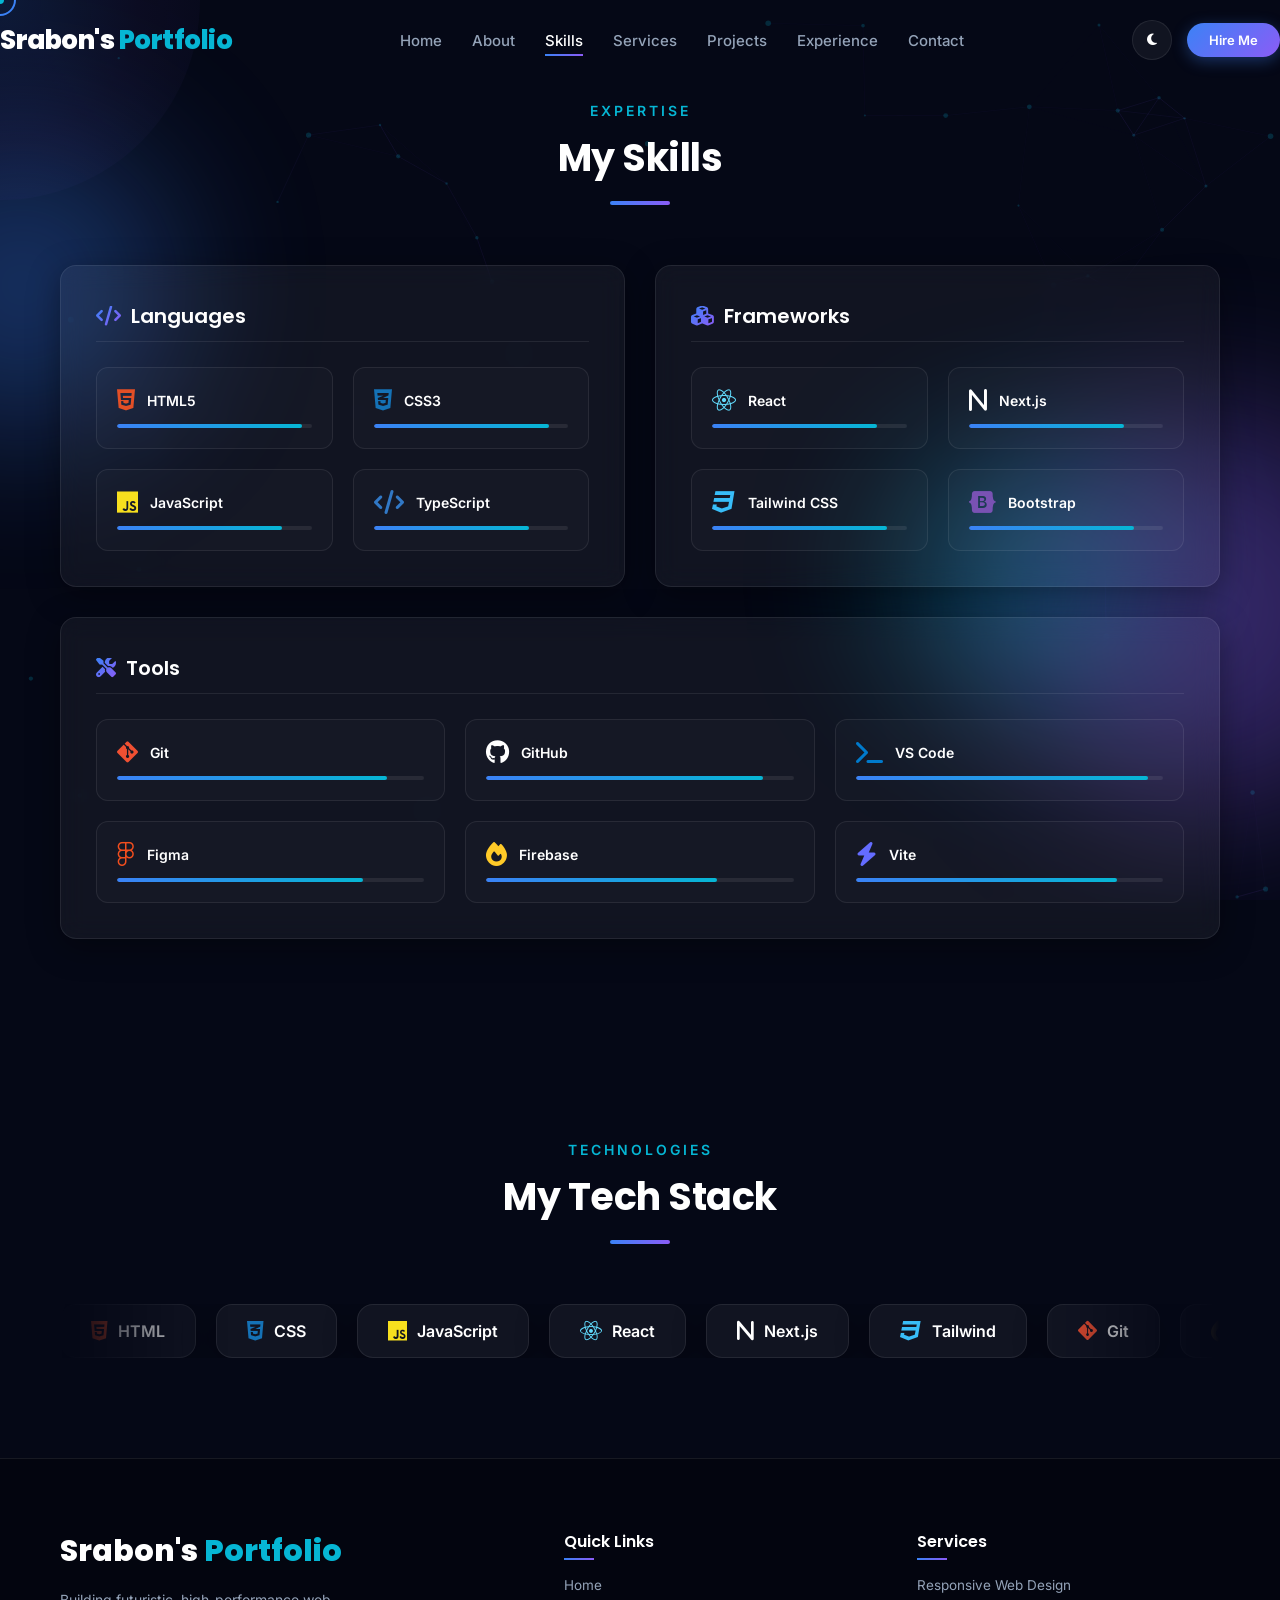
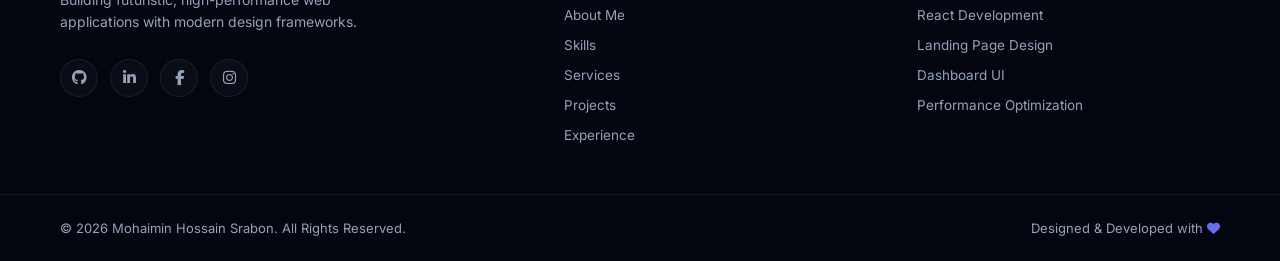
<file: skills.html>
<!DOCTYPE html>
<html lang="en" data-theme="dark">
<head>
    <meta charset="UTF-8">
    <meta name="viewport" content="width=device-width, initial-scale=1.0">
    <title>Mohaimin Hossain Srabon | Skills</title>
    
    <!-- SEO Optimization -->
    <meta name="description" content="View the technical expertise of Mohaimin Hossain Srabon, featuring languages, frameworks, and modern web developer toolsets.">
    <meta name="keywords" content="Skills, HTML5, CSS3, JavaScript, React, Next.js, Tailwind CSS, VS Code, Git, Figma">
    <meta name="author" content="Mohaimin Hossain Srabon">
    
    <!-- Fonts (Poppins & Inter) -->
    <link rel="preconnect" href="https://fonts.googleapis.com">
    <link rel="preconnect" href="https://fonts.gstatic.com" crossorigin>
    <link href="https://fonts.googleapis.com/css2?family=Inter:wght@300;400;500;600;700&family=Poppins:wght@400;500;600;700;800&display=swap" rel="stylesheet">
    
    <!-- FontAwesome for Icons -->
    <link rel="stylesheet" href="https://cdnjs.cloudflare.com/ajax/libs/font-awesome/6.4.0/css/all.min.css">
    
    <!-- Main stylesheet -->
    <link rel="stylesheet" href="style.css">
</head>
<body>

    <!-- Scroll Progress Bar -->
    <div class="scroll-progress-bar" id="scrollProgress"></div>

    <!-- Custom Cursor -->
    <div class="custom-cursor" id="customCursor"></div>
    <div class="custom-cursor-follower" id="customCursorFollower"></div>

    <!-- Loading Screen -->
    <div class="loader-screen" id="loaderScreen">
        <div class="loader-content">
            <span class="loader-logo">Srabon's Portfolio</span>
            <div class="loader-bar-bg">
                <div class="loader-bar" id="loaderBar"></div>
            </div>
            <span class="loader-text">Loading Skills & Tech...</span>
        </div>
    </div>

    <!-- Floating Background Canvas & Shapes -->
    <div class="background-decorations">
        <canvas id="particle-canvas"></canvas>
        <div class="glow-follow" id="glowFollow"></div>
        <div class="floating-shape shape-1"></div>
        <div class="floating-shape shape-2"></div>
        <div class="floating-shape shape-3"></div>
    </div>

    <!-- Sticky Glassmorphism Navbar -->
    <header class="navbar" id="navbar">
        <div class="nav-container">
            <a href="index.html" class="nav-logo">
                Srabon's <span>Portfolio</span>
            </a>
            
            <!-- Navigation Links -->
            <nav class="nav-menu" id="navMenu">
                <a href="index.html" class="nav-link" data-page="home">Home</a>
                <a href="about.html" class="nav-link" data-page="about">About</a>
                <a href="skills.html" class="nav-link active" data-page="skills">Skills</a>
                <a href="services.html" class="nav-link" data-page="services">Services</a>
                <a href="projects.html" class="nav-link" data-page="projects">Projects</a>
                <a href="experience.html" class="nav-link" data-page="experience">Experience</a>
                <a href="contact.html" class="nav-link" data-page="contact">Contact</a>
            </nav>
            
            <div class="nav-actions">
                <!-- Theme Switcher -->
                <button class="theme-toggle-btn" id="themeToggle" aria-label="Toggle theme">
                    <i class="fa-solid fa-moon moon-icon"></i>
                    <i class="fa-solid fa-sun sun-icon"></i>
                </button>
                
                <!-- Navbar CTA Button -->
                <a href="contact.html" class="btn-primary nav-cta-btn">Hire Me</a>
                
                <!-- Mobile Menu Button -->
                <button class="mobile-menu-btn" id="mobileMenuBtn" aria-label="Open mobile menu">
                    <span class="bar"></span>
                    <span class="bar"></span>
                    <span class="bar"></span>
                </button>
            </div>
        </div>
    </header>

    <main>
        <!-- Skills Section -->
        <section class="skills-sec section-padding active" id="skills">
            <div class="container">
                <div class="section-header text-center reveal">
                    <span class="sub-title">Expertise</span>
                    <h2 class="section-title">My Skills</h2>
                    <div class="title-underline"></div>
                </div>
                
                <div class="skills-wrapper">
                    <!-- Languages Category -->
                    <div class="skills-category-box glass-card reveal">
                        <h3 class="skills-category-title"><i class="fa-solid fa-code text-gradient"></i> Languages</h3>
                        <div class="skills-grid">
                            <div class="skill-card tilt-element" data-percentage="95">
                                <div class="skill-info">
                                    <span class="skill-icon"><i class="fa-brands fa-html5" style="color: #E34F26;"></i></span>
                                    <span class="skill-name">HTML5</span>
                                </div>
                                <div class="progress-line"><span class="html-prog"></span></div>
                            </div>
                            <div class="skill-card tilt-element" data-percentage="90">
                                <div class="skill-info">
                                    <span class="skill-icon"><i class="fa-brands fa-css3-alt" style="color: #1572B6;"></i></span>
                                    <span class="skill-name">CSS3</span>
                                </div>
                                <div class="progress-line"><span class="css-prog"></span></div>
                            </div>
                            <div class="skill-card tilt-element" data-percentage="85">
                                <div class="skill-info">
                                    <span class="skill-icon"><i class="fa-brands fa-js" style="color: #F7DF1E;"></i></span>
                                    <span class="skill-name">JavaScript</span>
                                </div>
                                <div class="progress-line"><span class="js-prog"></span></div>
                            </div>
                            <div class="skill-card tilt-element" data-percentage="80">
                                <div class="skill-info">
                                    <span class="skill-icon"><i class="fa-solid fa-code" style="color: #3178C6;"></i></span>
                                    <span class="skill-name">TypeScript</span>
                                </div>
                                <div class="progress-line"><span class="ts-prog"></span></div>
                            </div>
                        </div>
                    </div>
                    
                    <!-- Frameworks Category -->
                    <div class="skills-category-box glass-card reveal">
                        <h3 class="skills-category-title"><i class="fa-solid fa-cubes text-gradient"></i> Frameworks</h3>
                        <div class="skills-grid">
                            <div class="skill-card tilt-element" data-percentage="85">
                                <div class="skill-info">
                                    <span class="skill-icon"><i class="fa-brands fa-react" style="color: #61DAFB;"></i></span>
                                    <span class="skill-name">React</span>
                                </div>
                                <div class="progress-line"><span class="react-prog"></span></div>
                            </div>
                            <div class="skill-card tilt-element" data-percentage="80">
                                <div class="skill-info">
                                    <span class="skill-icon"><i class="fa-solid fa-n" style="color: #ffffff;"></i></span>
                                    <span class="skill-name">Next.js</span>
                                </div>
                                <div class="progress-line"><span class="next-prog"></span></div>
                            </div>
                            <div class="skill-card tilt-element" data-percentage="90">
                                <div class="skill-info">
                                    <span class="skill-icon"><i class="fa-brands fa-css3" style="color: #38BDF8;"></i></span>
                                    <span class="skill-name">Tailwind CSS</span>
                                </div>
                                <div class="progress-line"><span class="tw-prog"></span></div>
                            </div>
                            <div class="skill-card tilt-element" data-percentage="85">
                                <div class="skill-info">
                                    <span class="skill-icon"><i class="fa-brands fa-bootstrap" style="color: #7952B3;"></i></span>
                                    <span class="skill-name">Bootstrap</span>
                                </div>
                                <div class="progress-line"><span class="bs-prog"></span></div>
                            </div>
                        </div>
                    </div>
                    
                    <!-- Tools Category -->
                    <div class="skills-category-box glass-card reveal">
                        <h3 class="skills-category-title"><i class="fa-solid fa-screwdriver-wrench text-gradient"></i> Tools</h3>
                        <div class="skills-grid">
                            <div class="skill-card tilt-element" data-percentage="88">
                                <div class="skill-info">
                                    <span class="skill-icon"><i class="fa-brands fa-git-alt" style="color: #F05032;"></i></span>
                                    <span class="skill-name">Git</span>
                                </div>
                                <div class="progress-line"><span class="git-prog"></span></div>
                            </div>
                            <div class="skill-card tilt-element" data-percentage="90">
                                <div class="skill-info">
                                    <span class="skill-icon"><i class="fa-brands fa-github" style="color: #ffffff;"></i></span>
                                    <span class="skill-name">GitHub</span>
                                </div>
                                <div class="progress-line"><span class="gh-prog"></span></div>
                            </div>
                            <div class="skill-card tilt-element" data-percentage="95">
                                <div class="skill-info">
                                    <span class="skill-icon"><i class="fa-solid fa-terminal" style="color: #007ACC;"></i></span>
                                    <span class="skill-name">VS Code</span>
                                </div>
                                <div class="progress-line"><span class="vsc-prog"></span></div>
                            </div>
                            <div class="skill-card tilt-element" data-percentage="80">
                                <div class="skill-info">
                                    <span class="skill-icon"><i class="fa-brands fa-figma" style="color: #F24E1E;"></i></span>
                                    <span class="skill-name">Figma</span>
                                </div>
                                <div class="progress-line"><span class="fig-prog"></span></div>
                            </div>
                            <div class="skill-card tilt-element" data-percentage="75">
                                <div class="skill-info">
                                    <span class="skill-icon"><i class="fa-solid fa-fire" style="color: #FFCA28;"></i></span>
                                    <span class="skill-name">Firebase</span>
                                </div>
                                <div class="progress-line"><span class="fb-prog"></span></div>
                            </div>
                            <div class="skill-card tilt-element" data-percentage="85">
                                <div class="skill-info">
                                    <span class="skill-icon"><i class="fa-solid fa-bolt" style="color: #646CFF;"></i></span>
                                    <span class="skill-name">Vite</span>
                                </div>
                                <div class="progress-line"><span class="vite-prog"></span></div>
                            </div>
                        </div>
                    </div>
                </div>
            </div>
        </section>

        <!-- Tech Stack Infinite Marquee Section -->
        <section class="techstack-sec section-padding">
            <div class="container">
                <div class="section-header text-center reveal">
                    <span class="sub-title">Technologies</span>
                    <h2 class="section-title">My Tech Stack</h2>
                    <div class="title-underline"></div>
                </div>
                
                <div class="tech-marquee-wrapper reveal">
                    <div class="tech-marquee">
                        <div class="tech-item glass-card"><i class="fa-brands fa-html5" style="color: #E34F26;"></i> HTML</div>
                        <div class="tech-item glass-card"><i class="fa-brands fa-css3-alt" style="color: #1572B6;"></i> CSS</div>
                        <div class="tech-item glass-card"><i class="fa-brands fa-js" style="color: #F7DF1E;"></i> JavaScript</div>
                        <div class="tech-item glass-card"><i class="fa-brands fa-react" style="color: #61DAFB;"></i> React</div>
                        <div class="tech-item glass-card"><i class="fa-solid fa-n" style="color: #ffffff;"></i> Next.js</div>
                        <div class="tech-item glass-card"><i class="fa-brands fa-css3" style="color: #38BDF8;"></i> Tailwind</div>
                        <div class="tech-item glass-card"><i class="fa-brands fa-git-alt" style="color: #F05032;"></i> Git</div>
                        <div class="tech-item glass-card"><i class="fa-solid fa-fire" style="color: #FFCA28;"></i> Firebase</div>
                    </div>
                    <div class="tech-marquee" aria-hidden="true">
                        <div class="tech-item glass-card"><i class="fa-brands fa-html5" style="color: #E34F26;"></i> HTML</div>
                        <div class="tech-item glass-card"><i class="fa-brands fa-css3-alt" style="color: #1572B6;"></i> CSS</div>
                        <div class="tech-item glass-card"><i class="fa-brands fa-js" style="color: #F7DF1E;"></i> JavaScript</div>
                        <div class="tech-item glass-card"><i class="fa-brands fa-react" style="color: #61DAFB;"></i> React</div>
                        <div class="tech-item glass-card"><i class="fa-solid fa-n" style="color: #ffffff;"></i> Next.js</div>
                        <div class="tech-item glass-card"><i class="fa-brands fa-css3" style="color: #38BDF8;"></i> Tailwind</div>
                        <div class="tech-item glass-card"><i class="fa-brands fa-git-alt" style="color: #F05032;"></i> Git</div>
                        <div class="tech-item glass-card"><i class="fa-solid fa-fire" style="color: #FFCA28;"></i> Firebase</div>
                    </div>
                </div>
            </div>
        </section>
    </main>

    <!-- Footer -->
    <footer class="footer-sec">
        <div class="container footer-container">
            <div class="footer-brand">
                <a href="index.html" class="footer-logo">Srabon's <span>Portfolio</span></a>
                <p class="footer-desc">Building futuristic, high-performance web applications with modern design frameworks.</p>
                <div class="footer-socials">
                    <a href="https://github.com" target="_blank" rel="noopener" aria-label="GitHub"><i class="fa-brands fa-github"></i></a>
                    <a href="https://linkedin.com" target="_blank" rel="noopener" aria-label="LinkedIn"><i class="fa-brands fa-linkedin-in"></i></a>
                    <a href="https://facebook.com" target="_blank" rel="noopener" aria-label="Facebook"><i class="fa-brands fa-facebook-f"></i></a>
                    <a href="https://instagram.com" target="_blank" rel="noopener" aria-label="Instagram"><i class="fa-brands fa-instagram"></i></a>
                </div>
            </div>
            
            <div class="footer-links-group">
                <h4 class="footer-links-title">Quick Links</h4>
                <ul class="footer-links-list">
                    <li><a href="index.html">Home</a></li>
                    <li><a href="about.html">About Me</a></li>
                    <li><a href="skills.html">Skills</a></li>
                    <li><a href="services.html">Services</a></li>
                    <li><a href="projects.html">Projects</a></li>
                    <li><a href="experience.html">Experience</a></li>
                </ul>
            </div>
            
            <div class="footer-links-group">
                <h4 class="footer-links-title">Services</h4>
                <ul class="footer-links-list">
                    <li><a href="services.html">Responsive Web Design</a></li>
                    <li><a href="services.html">React Development</a></li>
                    <li><a href="services.html">Landing Page Design</a></li>
                    <li><a href="services.html">Dashboard UI</a></li>
                    <li><a href="services.html">Performance Optimization</a></li>
                </ul>
            </div>
        </div>
        
        <div class="footer-copyright">
            <div class="container copyright-container">
                <p>&copy; 2026 Mohaimin Hossain Srabon. All Rights Reserved.</p>
                <p class="attribution">Designed & Developed with <i class="fa-solid fa-heart text-gradient"></i></p>
            </div>
        </div>
    </footer>

    <!-- Scroll To Top Button -->
    <button class="scroll-to-top" id="scrollToTop" aria-label="Scroll to top">
        <i class="fa-solid fa-chevron-up"></i>
    </button>

    <!-- Main javascript file -->
    <script src="script.js"></script>
</body>
</html>
</file>
<file: style.css>
/* ==========================================================================
    Mohaimin Hossain Srabon | Professional Portfolio Design System (Vanilla CSS)
   ========================================================================== */

/* 1. Theme Configuration & Variables */
:root {
    /* Color Palette */
    --clr-primary: #3B82F6;
    --clr-secondary: #8B5CF6;
    --clr-accent: #06B6D4;
    
    /* Dark Theme Tokens (Default) */
    --bg-main: #050816;
    --bg-navbar: rgba(5, 8, 22, 0.7);
    --bg-card: rgba(255, 255, 255, 0.05);
    --bg-card-hover: rgba(255, 255, 255, 0.09);
    --bg-loader: #050816;
    --clr-text-main: #FFFFFF;
    --clr-text-muted: #94A3B8;
    --clr-border: rgba(255, 255, 255, 0.08);
    --clr-border-hover: rgba(255, 255, 255, 0.2);
    --card-shadow: 0 8px 32px 0 rgba(0, 0, 0, 0.37);
    --glow-shadow: 0 0 20px rgba(59, 130, 246, 0.3);
    
    /* Layout */
    --transition-slow: 0.5s cubic-bezier(0.25, 1, 0.5, 1);
    --transition-mid: 0.3s cubic-bezier(0.25, 1, 0.5, 1);
    --transition-fast: 0.15s ease;
    
    --font-heading: 'Poppins', sans-serif;
    --font-body: 'Inter', sans-serif;
}

[data-theme="light"] {
    /* Light Theme Tokens */
    --bg-main: #F8FAFC;
    --bg-navbar: rgba(248, 250, 252, 0.85);
    --bg-card: rgba(255, 255, 255, 0.7);
    --bg-card-hover: rgba(255, 255, 255, 0.95);
    --bg-loader: #F8FAFC;
    --clr-text-main: #0F172A;
    --clr-text-muted: #475569;
    --clr-border: rgba(15, 23, 42, 0.06);
    --clr-border-hover: rgba(15, 23, 42, 0.15);
    --card-shadow: 0 10px 30px rgba(148, 163, 184, 0.15);
    --glow-shadow: 0 0 20px rgba(59, 130, 246, 0.15);
}

/* 2. Base Reset & Typography */
* {
    margin: 0;
    padding: 0;
    box-sizing: border-box;
    scroll-behavior: smooth;
}

body {
    background-color: var(--bg-main);
    color: var(--clr-text-main);
    font-family: var(--font-body);
    overflow-x: hidden;
    transition: background-color var(--transition-slow), color var(--transition-slow);
}

img {
    max-width: 100%;
    height: auto;
    display: block;
}

a {
    text-decoration: none;
    color: inherit;
    transition: color var(--transition-fast);
}

button, input, textarea {
    font-family: inherit;
    outline: none;
    border: none;
    background: none;
}

/* Scrollbar Customization */
::-webkit-scrollbar {
    width: 10px;
}
::-webkit-scrollbar-track {
    background: var(--bg-main);
}
::-webkit-scrollbar-thumb {
    background: linear-gradient(var(--clr-primary), var(--clr-secondary));
    border-radius: 5px;
}

/* Container */
.container {
    width: 100%;
    max-width: 1200px;
    margin: 0 auto;
    padding: 0 20px;
}

.section-padding {
    padding: 100px 0;
}

/* 3. Helper Utilities & Animations */
.gradient-text {
    background: linear-gradient(135deg, var(--clr-primary), var(--clr-secondary), var(--clr-accent));
    background-size: 200% auto;
    -webkit-background-clip: text;
    -webkit-text-fill-color: transparent;
    animation: shineText 5s linear infinite;
}

.text-gradient {
    background: linear-gradient(135deg, var(--clr-primary), var(--clr-secondary));
    -webkit-background-clip: text;
    -webkit-text-fill-color: transparent;
}

.glass-card {
    background: var(--bg-card);
    backdrop-filter: blur(12px);
    -webkit-backdrop-filter: blur(12px);
    border: 1px solid var(--clr-border);
    border-radius: 16px;
    box-shadow: var(--card-shadow);
    transition: background-color var(--transition-mid), border-color var(--transition-mid), transform var(--transition-mid), box-shadow var(--transition-mid);
}

.glass-card:hover {
    background: var(--bg-card-hover);
    border-color: var(--clr-border-hover);
    box-shadow: 0 10px 40px rgba(0, 0, 0, 0.2);
}

/* Title Styling */
.section-header {
    margin-bottom: 60px;
}

.sub-title {
    font-size: 14px;
    font-weight: 600;
    text-transform: uppercase;
    letter-spacing: 3px;
    color: var(--clr-accent);
    margin-bottom: 10px;
    display: inline-block;
}

.section-title {
    font-family: var(--font-heading);
    font-size: 38px;
    font-weight: 700;
    letter-spacing: -0.5px;
    color: var(--clr-text-main);
}

.title-underline {
    height: 4px;
    width: 60px;
    background: linear-gradient(90deg, var(--clr-primary), var(--clr-secondary));
    border-radius: 2px;
    margin: 15px auto 0 auto;
}

.title-underline.left {
    margin: 15px 0 0 0;
}

.text-center {
    text-align: center;
}

.icon-right {
    margin-left: 8px;
}

.icon-left {
    margin-right: 8px;
}

/* Animations */
@keyframes shineText {
    0% { background-position: 0% 50%; }
    50% { background-position: 100% 50%; }
    100% { background-position: 0% 50%; }
}

@keyframes pulseGlow {
    0%, 100% { border-color: rgba(59, 130, 246, 0.5); box-shadow: 0 0 15px rgba(59, 130, 246, 0.4); }
    50% { border-color: rgba(139, 92, 246, 0.8); box-shadow: 0 0 25px rgba(139, 92, 246, 0.7); }
}

@keyframes float1 {
    0%, 100% { transform: translateY(0) scale(1) rotate(0deg); }
    50% { transform: translateY(-25px) scale(1.1) rotate(180deg); }
}

@keyframes float2 {
    0%, 100% { transform: translateY(0) scale(1.1) rotate(0deg); }
    50% { transform: translateY(30px) scale(0.9) rotate(-180deg); }
}

@keyframes progressLoad {
    0% { width: 0%; }
    100% { width: 100%; }
}

@keyframes marquee {
    0% { transform: translateX(0); }
    100% { transform: translateX(-50%); }
}

@keyframes bounceMouse {
    0%, 100% { transform: translateY(0); }
    50% { transform: translateY(10px); }
}

/* Reveal elements animation */
.reveal {
    opacity: 0;
    transform: translateY(30px);
    transition: opacity 0.8s ease, transform 0.8s ease;
}

.reveal.active {
    opacity: 1;
    transform: translateY(0);
}

/* 4. Background and Custom Effects */
.scroll-progress-bar {
    position: fixed;
    top: 0;
    left: 0;
    height: 4px;
    background: linear-gradient(90deg, var(--clr-primary), var(--clr-secondary), var(--clr-accent));
    width: 0%;
    z-index: 10000;
    transition: width var(--transition-fast);
}

/* Custom Cursor */
.custom-cursor {
    width: 8px;
    height: 8px;
    background-color: var(--clr-accent);
    border-radius: 50%;
    position: fixed;
    pointer-events: none;
    z-index: 10001;
    transform: translate(-50%, -50%);
    transition: width 0.2s, height 0.2s;
}

.custom-cursor-follower {
    width: 32px;
    height: 32px;
    border: 2px solid var(--clr-primary);
    border-radius: 50%;
    position: fixed;
    pointer-events: none;
    z-index: 10001;
    transform: translate(-50%, -50%);
    transition: transform 0.1s cubic-bezier(0.25, 1, 0.5, 1), border-color 0.3s;
}

.custom-cursor.hovered {
    width: 14px;
    height: 14px;
    background-color: var(--clr-secondary);
}

.custom-cursor-follower.hovered {
    width: 46px;
    height: 46px;
    border-color: var(--clr-secondary);
    background-color: rgba(139, 92, 246, 0.1);
}

/* Loading Screen */
.loader-screen {
    position: fixed;
    top: 0;
    left: 0;
    width: 100%;
    height: 100%;
    background-color: var(--bg-loader);
    display: flex;
    justify-content: center;
    align-items: center;
    z-index: 99999;
    transition: opacity 0.6s ease, visibility 0.6s;
}

.loader-screen.hidden {
    opacity: 0;
    visibility: hidden;
}

.loader-content {
    text-align: center;
    width: 300px;
}

.loader-logo {
    font-family: var(--font-heading);
    font-size: 40px;
    font-weight: 800;
    letter-spacing: 2px;
    color: var(--clr-text-main);
    display: block;
    margin-bottom: 20px;
    background: linear-gradient(135deg, var(--clr-primary), var(--clr-secondary));
    -webkit-background-clip: text;
    -webkit-text-fill-color: transparent;
}

.loader-bar-bg {
    width: 100%;
    height: 3px;
    background-color: rgba(255, 255, 255, 0.1);
    border-radius: 2px;
    overflow: hidden;
    margin-bottom: 15px;
}

.loader-bar {
    width: 0%;
    height: 100%;
    background: linear-gradient(90deg, var(--clr-primary), var(--clr-secondary));
    animation: progressLoad 2.2s forwards cubic-bezier(0.075, 0.82, 0.165, 1);
}

.loader-text {
    font-size: 12px;
    color: var(--clr-text-muted);
    letter-spacing: 1px;
}

/* Floating Shapes & Canvas Decoration */
.background-decorations {
    position: fixed;
    top: 0;
    left: 0;
    width: 100%;
    height: 100%;
    pointer-events: none;
    z-index: -1;
    overflow: hidden;
}

#particle-canvas {
    position: absolute;
    top: 0;
    left: 0;
    width: 100%;
    height: 100%;
}

.glow-follow {
    position: absolute;
    width: 400px;
    height: 400px;
    border-radius: 50%;
    background: radial-gradient(circle, rgba(59, 130, 246, 0.15) 0%, rgba(139, 92, 246, 0.05) 50%, rgba(0, 0, 0, 0) 100%);
    pointer-events: none;
    transform: translate(-50%, -50%);
    z-index: 1;
    transition: width 0.5s ease, height 0.5s ease;
}

.floating-shape {
    position: absolute;
    border-radius: 50%;
    filter: blur(80px);
    opacity: 0.35;
    z-index: 0;
    transition: background-color var(--transition-slow);
}

.shape-1 {
    width: 300px;
    height: 300px;
    background: var(--clr-primary);
    top: 15%;
    left: -10%;
    animation: float1 15s infinite ease-in-out;
}

.shape-2 {
    width: 400px;
    height: 400px;
    background: var(--clr-secondary);
    bottom: 10%;
    right: -10%;
    animation: float2 20s infinite ease-in-out;
}

.shape-3 {
    width: 250px;
    height: 250px;
    background: var(--clr-accent);
    top: 50%;
    left: 70%;
    animation: float1 18s infinite ease-in-out alternate;
}

/* 5. Sticky Navigation Navbar */
.navbar {
    position: fixed;
    top: 0;
    left: 0;
    width: 100%;
    padding: 20px 0;
    z-index: 999;
    background-color: transparent;
    transition: padding var(--transition-mid), background-color var(--transition-mid), backdrop-filter var(--transition-mid), border-color var(--transition-mid);
    border-bottom: 1px solid transparent;
}

.navbar.sticky {
    padding: 12px 0;
    background-color: var(--bg-navbar);
    backdrop-filter: blur(16px);
    -webkit-backdrop-filter: blur(16px);
    border-color: var(--clr-border);
}

.nav-container {
    display: flex;
    justify-content: space-between;
    align-items: center;
}

.nav-logo {
    font-family: var(--font-heading);
    font-size: 26px;
    font-weight: 800;
    letter-spacing: -0.5px;
    color: var(--clr-text-main);
}

.nav-logo span {
    color: var(--clr-accent);
}

.nav-menu {
    display: flex;
    gap: 30px;
}

.nav-link {
    font-size: 15px;
    font-weight: 500;
    color: var(--clr-text-muted);
    position: relative;
    padding: 6px 0;
    transition: color var(--transition-fast);
}

.nav-link:hover, .nav-link.active {
    color: var(--clr-text-main);
}

.nav-link::after {
    content: '';
    position: absolute;
    bottom: 0;
    left: 0;
    width: 0%;
    height: 2px;
    background: linear-gradient(90deg, var(--clr-primary), var(--clr-secondary));
    transition: width var(--transition-mid);
}

.nav-link:hover::after, .nav-link.active::after {
    width: 100%;
}

.nav-actions {
    display: flex;
    align-items: center;
    gap: 15px;
}

/* Theme Toggle Button */
.theme-toggle-btn {
    width: 40px;
    height: 40px;
    border-radius: 50%;
    display: flex;
    justify-content: center;
    align-items: center;
    background: var(--bg-card);
    border: 1px solid var(--clr-border);
    cursor: pointer;
    color: var(--clr-text-main);
    transition: transform var(--transition-mid), background-color var(--transition-fast);
}

.theme-toggle-btn:hover {
    transform: scale(1.1);
    background: var(--bg-card-hover);
}

.sun-icon {
    display: none;
}

[data-theme="light"] .moon-icon {
    display: none;
}

[data-theme="light"] .sun-icon {
    display: block;
    color: #F59E0B;
}

/* Dynamic Buttons */
.btn-primary, .btn-secondary {
    display: inline-flex;
    align-items: center;
    justify-content: center;
    font-size: 14px;
    font-weight: 600;
    padding: 12px 28px;
    border-radius: 30px;
    cursor: pointer;
    transition: transform var(--transition-mid), box-shadow var(--transition-mid), background-color var(--transition-mid);
}

.btn-primary {
    background: linear-gradient(135deg, var(--clr-primary), var(--clr-secondary));
    color: #FFFFFF;
    box-shadow: 0 4px 15px rgba(59, 130, 246, 0.35);
}

.btn-primary:hover {
    transform: translateY(-3px);
    box-shadow: 0 8px 25px rgba(139, 92, 246, 0.5);
}

.btn-secondary {
    background: rgba(255, 255, 255, 0.03);
    color: var(--clr-text-main);
    border: 1px solid var(--clr-border);
}

.btn-secondary:hover {
    background: rgba(255, 255, 255, 0.08);
    border-color: var(--clr-border-hover);
    transform: translateY(-3px);
}

.nav-cta-btn {
    padding: 9px 22px;
    font-size: 13px;
}

/* Mobile Nav Toggle */
.mobile-menu-btn {
    display: none;
    flex-direction: column;
    justify-content: space-between;
    width: 24px;
    height: 18px;
    cursor: pointer;
}

.mobile-menu-btn .bar {
    width: 100%;
    height: 2px;
    background-color: var(--clr-text-main);
    border-radius: 2px;
    transition: transform var(--transition-mid), opacity var(--transition-mid);
}

/* 6. Hero Section */
.hero-sec {
    position: relative;
    padding-top: 160px;
    padding-bottom: 80px;
    min-height: 100vh;
    display: flex;
    align-items: center;
}

.hero-container {
    display: grid;
    grid-template-columns: 1.2fr 0.8fr;
    gap: 40px;
    align-items: center;
}

.hero-welcome {
    font-size: 13px;
    font-weight: 600;
    text-transform: uppercase;
    letter-spacing: 4px;
    color: var(--clr-accent);
    margin-bottom: 15px;
    display: inline-block;
}

.hero-title {
    font-family: var(--font-heading);
    font-size: 54px;
    font-weight: 800;
    line-height: 1.15;
    letter-spacing: -1.5px;
    margin-bottom: 15px;
}

.hero-subtitle {
    font-size: 24px;
    font-weight: 600;
    margin-bottom: 25px;
    color: var(--clr-text-main);
}

.hero-desc {
    font-size: 16px;
    line-height: 1.65;
    color: var(--clr-text-muted);
    margin-bottom: 35px;
    max-width: 580px;
}

.hero-buttons {
    display: flex;
    gap: 15px;
    margin-bottom: 40px;
}

.hero-socials {
    display: flex;
    align-items: center;
    gap: 15px;
}

.social-label {
    font-size: 13px;
    font-weight: 600;
    color: var(--clr-text-muted);
    letter-spacing: 1px;
}

.social-links {
    display: flex;
    gap: 12px;
}

.social-icon {
    width: 40px;
    height: 40px;
    border-radius: 50%;
    display: flex;
    justify-content: center;
    align-items: center;
    background: var(--bg-card);
    border: 1px solid var(--clr-border);
    color: var(--clr-text-muted);
    font-size: 16px;
    transition: transform var(--transition-mid), color var(--transition-fast), background-color var(--transition-fast), border-color var(--transition-fast);
}

.social-icon:hover {
    transform: translateY(-5px);
    color: #FFFFFF;
    background: linear-gradient(135deg, var(--clr-primary), var(--clr-secondary));
    border-color: transparent;
    box-shadow: 0 5px 15px rgba(139, 92, 246, 0.4);
}

/* Profile Card Section (Skewed, 3D Glowing Card) */
.hero-image-area {
    display: flex;
    justify-content: center;
    align-items: center;
}

.profile-card-container {
    perspective: 1000px;
}

.profile-card-glow {
    position: relative;
    width: 310px;
    height: 390px;
    border-radius: 24px;
    background: var(--bg-card);
    border: 1px solid var(--clr-border);
    overflow: hidden;
    box-shadow: var(--card-shadow), 0 0 30px rgba(59, 130, 246, 0.15);
    transition: transform var(--transition-mid), border-color var(--transition-mid), box-shadow var(--transition-mid);
    display: flex;
    justify-content: center;
    align-items: center;
}

.profile-card-glow::before {
    content: '';
    position: absolute;
    top: -50%;
    left: -50%;
    width: 200%;
    height: 200%;
    background: conic-gradient(
        from 0deg,
        transparent,
        var(--clr-primary),
        var(--clr-secondary),
        var(--clr-accent),
        transparent 60%
    );
    animation: rotateGlow 6s linear infinite;
    z-index: 1;
}

.profile-card-glow::after {
    content: '';
    position: absolute;
    inset: 3px;
    background: var(--bg-main);
    border-radius: 21px;
    z-index: 2;
    transition: background-color var(--transition-slow);
}

.profile-card-img {
    width: 100%;
    height: 100%;
    object-fit: cover;
    position: relative;
    z-index: 3;
    transition: transform 0.5s ease;
    border-radius: 21px;
    padding: 3px;
}

.profile-card-overlay {
    position: absolute;
    bottom: 0;
    left: 0;
    width: 100%;
    padding: 25px 20px;
    background: linear-gradient(to top, rgba(5, 8, 22, 0.95) 0%, rgba(5, 8, 22, 0.5) 60%, rgba(5, 8, 22, 0) 100%);
    z-index: 4;
    display: flex;
    flex-direction: column;
    gap: 4px;
    opacity: 0;
    transform: translateY(15px);
    transition: opacity var(--transition-mid), transform var(--transition-mid);
}

[data-theme="light"] .profile-card-overlay {
    background: linear-gradient(to top, rgba(248, 250, 252, 0.95) 0%, rgba(248, 250, 252, 0.5) 60%, rgba(248, 250, 252, 0) 100%);
}

.profile-card-glow:hover .profile-card-overlay {
    opacity: 1;
    transform: translateY(0);
}

.profile-card-glow:hover {
    box-shadow: 0 15px 45px rgba(139, 92, 246, 0.4);
    border-color: rgba(139, 92, 246, 0.4);
}

.profile-card-glow:hover .profile-card-img {
    transform: scale(1.05);
}

.profile-card-name {
    font-family: var(--font-heading);
    font-size: 17px;
    font-weight: 700;
    color: #FFFFFF;
}

[data-theme="light"] .profile-card-name {
    color: #0F172A;
}

.profile-card-title {
    font-size: 12px;
    font-weight: 600;
    color: var(--clr-accent);
}

@keyframes rotateGlow {
    0% { transform: rotate(0deg); }
    100% { transform: rotate(360deg); }
}

/* Scroll indicator mouse */
.scroll-indicator {
    position: absolute;
    bottom: 30px;
    left: 50%;
    transform: translateX(-50%);
    display: flex;
    justify-content: center;
}

.scroll-indicator-mouse {
    width: 26px;
    height: 42px;
    border: 2px solid var(--clr-text-muted);
    border-radius: 15px;
    display: flex;
    justify-content: center;
    padding-top: 8px;
    cursor: pointer;
}

.mouse-wheel {
    width: 4px;
    height: 8px;
    background-color: var(--clr-accent);
    border-radius: 2px;
    animation: bounceMouse 2s infinite ease-in-out;
}

/* Typing text cursor styling */
.typed-cursor {
    font-weight: 300;
    color: var(--clr-accent);
    margin-left: 2px;
}

/* 7. About Me Section */
.about-grid {
    display: grid;
    grid-template-columns: 1.1fr 0.9fr;
    gap: 60px;
    align-items: center;
}

.about-subheading {
    font-family: var(--font-heading);
    font-size: 24px;
    font-weight: 600;
    line-height: 1.35;
    margin-bottom: 20px;
}

.about-text {
    font-size: 15px;
    line-height: 1.7;
    color: var(--clr-text-muted);
    margin-bottom: 20px;
}

.about-buttons {
    margin-top: 30px;
}

/* Stats Cards */
.stats-grid {
    display: grid;
    grid-template-columns: repeat(2, 1fr);
    gap: 20px;
}

.stat-card {
    padding: 30px 20px;
    text-align: center;
    position: relative;
    overflow: hidden;
}

.stat-icon {
    font-size: 28px;
    color: var(--clr-accent);
    margin-bottom: 12px;
}

.stat-number {
    font-family: var(--font-heading);
    font-size: 32px;
    font-weight: 700;
    margin-bottom: 5px;
}

.stat-title {
    font-size: 13px;
    font-weight: 500;
    color: var(--clr-text-muted);
}

/* 8. Skills Section */
.skills-wrapper {
    display: grid;
    grid-template-columns: 1fr 1fr;
    gap: 30px;
}

.skills-wrapper > :last-child {
    grid-column: span 2;
}

.skills-category-box {
    padding: 35px;
}

.skills-category-title {
    font-family: var(--font-heading);
    font-size: 20px;
    font-weight: 600;
    margin-bottom: 25px;
    border-bottom: 1px solid var(--clr-border);
    padding-bottom: 10px;
    display: flex;
    align-items: center;
    gap: 10px;
}

.skills-grid {
    display: grid;
    grid-template-columns: repeat(2, 1fr);
    gap: 20px;
}

.skills-category-box:last-child .skills-grid {
    grid-template-columns: repeat(3, 1fr);
}

.skill-card {
    background: rgba(255, 255, 255, 0.02);
    border: 1px solid var(--clr-border);
    border-radius: 12px;
    padding: 20px;
    transition: transform var(--transition-mid), border-color var(--transition-mid), background-color var(--transition-mid);
}

.skill-card:hover {
    transform: translateY(-4px);
    border-color: var(--clr-border-hover);
    background-color: var(--bg-card-hover);
}

.skill-info {
    display: flex;
    align-items: center;
    gap: 12px;
    margin-bottom: 12px;
}

.skill-icon {
    font-size: 24px;
    display: flex;
}

.skill-name {
    font-size: 14px;
    font-weight: 600;
}

.progress-line {
    height: 4px;
    width: 100%;
    background-color: rgba(255, 255, 255, 0.08);
    border-radius: 2px;
    position: relative;
    overflow: hidden;
}

.progress-line span {
    height: 100%;
    position: absolute;
    left: 0;
    top: 0;
    border-radius: 2px;
    background: linear-gradient(90deg, var(--clr-primary), var(--clr-accent));
    width: 0%;
    transition: width 1.5s cubic-bezier(0.1, 1, 0.1, 1);
}

/* Skill percentages */
.skills-sec.active .html-prog { width: 95%; }
.skills-sec.active .css-prog { width: 90%; }
.skills-sec.active .js-prog { width: 85%; }
.skills-sec.active .ts-prog { width: 80%; }
.skills-sec.active .react-prog { width: 85%; }
.skills-sec.active .next-prog { width: 80%; }
.skills-sec.active .tw-prog { width: 90%; }
.skills-sec.active .bs-prog { width: 85%; }
.skills-sec.active .git-prog { width: 88%; }
.skills-sec.active .gh-prog { width: 90%; }
.skills-sec.active .vsc-prog { width: 95%; }
.skills-sec.active .fig-prog { width: 80%; }
.skills-sec.active .fb-prog { width: 75%; }
.skills-sec.active .vite-prog { width: 85%; }

/* 9. Services Section */
.services-grid {
    display: grid;
    grid-template-columns: repeat(4, 1fr);
    gap: 25px;
}

.service-card {
    padding: 35px 25px;
    position: relative;
    overflow: hidden;
    height: 100%;
    display: flex;
    flex-direction: column;
}

.service-icon {
    font-size: 34px;
    color: var(--clr-primary);
    margin-bottom: 20px;
    transition: transform var(--transition-mid), color var(--transition-mid);
}

.service-title {
    font-family: var(--font-heading);
    font-size: 18px;
    font-weight: 600;
    margin-bottom: 12px;
}

.service-desc {
    font-size: 13.5px;
    line-height: 1.6;
    color: var(--clr-text-muted);
}

.service-hover-indicator {
    position: absolute;
    bottom: 0;
    left: 0;
    height: 3px;
    width: 0%;
    background: linear-gradient(90deg, var(--clr-primary), var(--clr-accent));
    transition: width var(--transition-mid);
}

.service-card:hover .service-icon {
    transform: scale(1.15) rotate(5deg);
    color: var(--clr-accent);
}

.service-card:hover .service-hover-indicator {
    width: 100%;
}

/* 10. Featured Projects Section */
.projects-grid {
    display: grid;
    grid-template-columns: repeat(3, 1fr);
    gap: 30px;
}

.project-card {
    overflow: hidden;
    display: flex;
    flex-direction: column;
    padding: 0;
}

.project-img-wrapper {
    position: relative;
    overflow: hidden;
    aspect-ratio: 16/9;
}

.project-img {
    width: 100%;
    height: 100%;
    object-fit: cover;
    transition: transform var(--transition-slow);
}

.project-overlay {
    position: absolute;
    top: 0;
    left: 0;
    width: 100%;
    height: 100%;
    background-color: rgba(5, 8, 22, 0.85);
    display: flex;
    justify-content: center;
    align-items: center;
    gap: 15px;
    opacity: 0;
    transition: opacity var(--transition-mid);
    backdrop-filter: blur(4px);
}

.btn-circle {
    width: 48px;
    height: 48px;
    border-radius: 50%;
    background-color: rgba(255, 255, 255, 0.1);
    border: 1px solid rgba(255, 255, 255, 0.2);
    display: flex;
    justify-content: center;
    align-items: center;
    color: #FFFFFF;
    font-size: 18px;
    transition: transform var(--transition-mid), background-color var(--transition-fast), border-color var(--transition-fast);
}

.btn-circle:hover {
    transform: scale(1.15);
    background-color: var(--clr-accent);
    border-color: transparent;
    box-shadow: 0 0 15px rgba(6, 182, 212, 0.5);
}

.project-card:hover .project-img {
    transform: scale(1.08);
}

.project-card:hover .project-overlay {
    opacity: 1;
}

.project-content {
    padding: 25px;
    display: flex;
    flex-direction: column;
    flex-grow: 1;
}

.project-title {
    font-family: var(--font-heading);
    font-size: 18px;
    font-weight: 600;
    margin-bottom: 10px;
}

.project-desc {
    font-size: 13.5px;
    line-height: 1.6;
    color: var(--clr-text-muted);
    margin-bottom: 20px;
    flex-grow: 1;
}

.project-tech-badges {
    display: flex;
    flex-wrap: wrap;
    gap: 8px;
}

.tech-badge {
    font-size: 11px;
    font-weight: 600;
    padding: 4px 10px;
    border-radius: 20px;
    background-color: rgba(59, 130, 246, 0.1);
    color: var(--clr-primary);
    border: 1px solid rgba(59, 130, 246, 0.2);
}

.project-links-mobile {
    display: none;
    gap: 15px;
    margin-top: 15px;
}

.btn-link {
    font-size: 13px;
    font-weight: 600;
    color: var(--clr-accent);
    display: flex;
    align-items: center;
    gap: 5px;
}

/* 11. Experience & Education Timeline */
.experience-education-grid {
    display: grid;
    grid-template-columns: 1fr 1fr;
    gap: 50px;
}

.timeline {
    position: relative;
    border-left: 2px solid var(--clr-border);
    padding-left: 30px;
    margin-left: 10px;
    margin-top: 20px;
}

.timeline-item {
    position: relative;
    margin-bottom: 40px;
}

.timeline-item:last-child {
    margin-bottom: 0;
}

.timeline-dot {
    position: absolute;
    left: -41px;
    top: 5px;
    width: 20px;
    height: 20px;
    border-radius: 50%;
    background-color: var(--bg-main);
    border: 3px solid var(--clr-primary);
    transition: background-color var(--transition-slow), border-color 0.3s;
    box-shadow: 0 0 10px rgba(59, 130, 246, 0.3);
}

.timeline-dot.font-dot {
    border-color: var(--clr-secondary);
    box-shadow: 0 0 10px rgba(139, 92, 246, 0.3);
}

.timeline-card {
    padding: 25px;
}

.timeline-date {
    font-size: 12px;
    font-weight: 600;
    color: var(--clr-accent);
    margin-bottom: 8px;
    display: block;
}

.timeline-title {
    font-family: var(--font-heading);
    font-size: 18px;
    font-weight: 600;
    margin-bottom: 5px;
}

.timeline-company {
    font-size: 13.5px;
    font-weight: 500;
    color: var(--clr-text-main);
    margin-bottom: 12px;
}

.timeline-desc {
    font-size: 13px;
    line-height: 1.6;
    color: var(--clr-text-muted);
}

.timeline-item:hover .timeline-dot {
    background-color: var(--clr-accent);
    border-color: var(--clr-accent);
    box-shadow: 0 0 15px var(--clr-accent);
}

/* 12. Testimonials Section */
.testimonials-slider-container {
    max-width: 750px;
    margin: 0 auto;
    position: relative;
}

.testimonials-slider {
    position: relative;
    overflow: hidden;
    min-height: 300px;
}

.testimonial-slide {
    position: absolute;
    top: 0;
    left: 0;
    width: 100%;
    opacity: 0;
    visibility: hidden;
    transform: scale(0.95);
    transition: opacity 0.5s ease, transform 0.5s ease, visibility 0.5s;
    z-index: 1;
}

.testimonial-slide.active {
    opacity: 1;
    visibility: visible;
    transform: scale(1);
    position: relative;
    z-index: 2;
}

.testimonial-card {
    padding: 40px;
    position: relative;
}

.quote-icon {
    position: absolute;
    top: 25px;
    right: 40px;
    font-size: 50px;
    color: rgba(255, 255, 255, 0.03);
    pointer-events: none;
}

[data-theme="light"] .quote-icon {
    color: rgba(15, 23, 42, 0.03);
}

.testimonial-text {
    font-style: italic;
    font-size: 16px;
    line-height: 1.75;
    color: var(--clr-text-main);
    margin-bottom: 30px;
    position: relative;
    z-index: 1;
}

.client-info {
    display: flex;
    align-items: center;
    gap: 15px;
}

.client-avatar {
    width: 50px;
    height: 50px;
    border-radius: 50%;
    overflow: hidden;
    border: 2px solid var(--clr-border);
}

.avatar-svg {
    width: 100%;
    height: 100%;
}

.client-name {
    font-family: var(--font-heading);
    font-size: 15px;
    font-weight: 600;
    margin-bottom: 2px;
}

.client-role {
    font-size: 12px;
    color: var(--clr-text-muted);
}

/* Slider Dots */
.slider-dots {
    display: flex;
    justify-content: center;
    gap: 10px;
    margin-top: 25px;
}

.dot {
    width: 8px;
    height: 8px;
    border-radius: 50%;
    background-color: var(--clr-border);
    cursor: pointer;
    transition: width var(--transition-mid), background-color var(--transition-fast);
}

.dot.active {
    width: 24px;
    background: linear-gradient(90deg, var(--clr-primary), var(--clr-secondary));
}

/* 13. Tech Stack Infinite Marquee */
.tech-marquee-wrapper {
    display: flex;
    overflow: hidden;
    user-select: none;
    gap: 20px;
    position: relative;
    mask-image: linear-gradient(to right, rgba(0,0,0,0), rgba(0,0,0,1) 15%, rgba(0,0,0,1) 85%, rgba(0,0,0,0));
    -webkit-mask-image: linear-gradient(to right, rgba(0,0,0,0), rgba(0,0,0,1) 15%, rgba(0,0,0,1) 85%, rgba(0,0,0,0));
}

.tech-marquee {
    flex-shrink: 0;
    display: flex;
    justify-content: space-around;
    gap: 20px;
    min-width: 100%;
    animation: marquee 25s linear infinite;
}

.tech-marquee-wrapper:hover .tech-marquee {
    animation-play-state: paused;
}

.tech-item {
    padding: 15px 30px;
    display: flex;
    align-items: center;
    gap: 10px;
    font-size: 16px;
    font-weight: 600;
}

.tech-item i {
    font-size: 22px;
}

/* 14. Contact Section */
.contact-grid {
    display: grid;
    grid-template-columns: 0.9fr 1.1fr;
    gap: 50px;
}

.contact-subheading {
    font-family: var(--font-heading);
    font-size: 22px;
    font-weight: 600;
    margin-bottom: 12px;
}

.contact-desc-text {
    font-size: 14.5px;
    line-height: 1.6;
    color: var(--clr-text-muted);
    margin-bottom: 30px;
}

.contact-details-cards {
    display: flex;
    flex-direction: column;
    gap: 15px;
    margin-bottom: 25px;
}

.contact-detail-card {
    display: flex;
    align-items: center;
    gap: 18px;
    padding: 18px 25px;
}

.detail-icon {
    width: 42px;
    height: 42px;
    border-radius: 10px;
    background-color: rgba(6, 182, 212, 0.1);
    color: var(--clr-accent);
    display: flex;
    justify-content: center;
    align-items: center;
    font-size: 18px;
}

.detail-content {
    display: flex;
    flex-direction: column;
}

.detail-label {
    font-size: 11px;
    font-weight: 600;
    text-transform: uppercase;
    letter-spacing: 1px;
    color: var(--clr-text-muted);
    margin-bottom: 2px;
}

.detail-value {
    font-size: 14px;
    font-weight: 500;
    color: var(--clr-text-main);
}

.google-map-wrapper {
    height: 250px;
    overflow: hidden;
    padding: 0;
}

.google-map-wrapper iframe {
    width: 100%;
    height: 100%;
    filter: invert(90%) hue-rotate(180deg) opacity(0.7);
    transition: filter var(--transition-slow);
}

[data-theme="light"] .google-map-wrapper iframe {
    filter: none;
}

/* Contact Form */
.contact-form {
    padding: 40px;
}

.form-row {
    margin-bottom: 20px;
}

.form-group {
    display: flex;
    flex-direction: column;
}

.form-group label {
    font-size: 12.5px;
    font-weight: 600;
    margin-bottom: 8px;
    color: var(--clr-text-main);
    letter-spacing: 0.5px;
}

.input-wrapper {
    position: relative;
    width: 100%;
}

.input-icon {
    position: absolute;
    left: 16px;
    top: 50%;
    transform: translateY(-50%);
    font-size: 14px;
    color: var(--clr-text-muted);
}

.textarea-icon {
    top: 20px;
    transform: none;
}

.contact-form input, .contact-form textarea {
    width: 100%;
    padding: 12px 16px 12px 42px;
    border-radius: 8px;
    background: rgba(255, 255, 255, 0.02);
    border: 1px solid var(--clr-border);
    color: var(--clr-text-main);
    font-size: 14px;
    transition: border-color var(--transition-fast), background-color var(--transition-fast);
}

[data-theme="light"] .contact-form input, [data-theme="light"] .contact-form textarea {
    background: rgba(0, 0, 0, 0.01);
}

.contact-form input:focus, .contact-form textarea:focus {
    border-color: var(--clr-primary);
    background: rgba(255, 255, 255, 0.04);
}

.contact-form textarea {
    resize: none;
}

.error-msg {
    font-size: 11px;
    color: #EF4444;
    margin-top: 6px;
    display: none;
}

.form-group.invalid .error-msg {
    display: block;
}

.form-group.invalid input, .form-group.invalid textarea {
    border-color: #EF4444;
}

.form-submit-btn {
    width: 100%;
    padding: 14px;
    border-radius: 8px;
    font-size: 14.5px;
}

.form-status {
    margin-top: 15px;
    padding: 12px;
    border-radius: 8px;
    font-size: 13.5px;
    font-weight: 500;
    text-align: center;
    display: none;
}

.form-status.success {
    background-color: rgba(16, 185, 129, 0.1);
    color: #10B981;
    border: 1px solid rgba(16, 185, 129, 0.2);
    display: block;
}

.form-status.error {
    background-color: rgba(239, 68, 68, 0.1);
    color: #EF4444;
    border: 1px solid rgba(239, 68, 68, 0.2);
    display: block;
}

/* 15. Footer */
.footer-sec {
    background-color: #03050F;
    border-top: 1px solid var(--clr-border);
    padding: 70px 0 0 0;
    transition: background-color var(--transition-slow), border-color var(--transition-slow);
}

[data-theme="light"] .footer-sec {
    background-color: #F1F5F9;
}

.footer-container {
    display: grid;
    grid-template-columns: 1.5fr 1fr 1fr;
    gap: 50px;
    padding-bottom: 50px;
}

.footer-brand {
    display: flex;
    flex-direction: column;
}

.footer-logo {
    font-family: var(--font-heading);
    font-size: 30px;
    font-weight: 800;
    color: var(--clr-text-main);
    margin-bottom: 15px;
}

.footer-logo span {
    color: var(--clr-accent);
}

.footer-desc {
    font-size: 14px;
    line-height: 1.6;
    color: var(--clr-text-muted);
    margin-bottom: 25px;
    max-width: 320px;
}

.footer-socials {
    display: flex;
    gap: 12px;
}

.footer-socials a {
    width: 38px;
    height: 38px;
    border-radius: 50%;
    display: flex;
    justify-content: center;
    align-items: center;
    background: rgba(255, 255, 255, 0.03);
    border: 1px solid var(--clr-border);
    color: var(--clr-text-muted);
    font-size: 15px;
    transition: transform var(--transition-mid), color var(--transition-fast), background-color var(--transition-fast), border-color var(--transition-fast);
}

[data-theme="light"] .footer-socials a {
    background: rgba(0, 0, 0, 0.02);
}

.footer-socials a:hover {
    transform: translateY(-4px);
    color: #FFFFFF;
    background: linear-gradient(135deg, var(--clr-primary), var(--clr-secondary));
    border-color: transparent;
}

.footer-links-group {
    display: flex;
    flex-direction: column;
}

.footer-links-title {
    font-family: var(--font-heading);
    font-size: 16px;
    font-weight: 600;
    margin-bottom: 20px;
    position: relative;
}

.footer-links-title::after {
    content: '';
    position: absolute;
    bottom: -6px;
    left: 0;
    width: 30px;
    height: 2px;
    background: linear-gradient(90deg, var(--clr-primary), var(--clr-secondary));
}

.footer-links-list {
    list-style: none;
    display: flex;
    flex-direction: column;
    gap: 10px;
}

.footer-links-list a {
    font-size: 13.5px;
    color: var(--clr-text-muted);
    transition: color var(--transition-fast), transform var(--transition-fast);
    display: inline-block;
}

.footer-links-list a:hover {
    color: var(--clr-accent);
    transform: translateX(4px);
}

.footer-copyright {
    border-top: 1px solid var(--clr-border);
    padding: 25px 0;
}

.copyright-container {
    display: flex;
    justify-content: space-between;
    align-items: center;
    font-size: 13px;
    color: var(--clr-text-muted);
}

/* 16. Scroll To Top Button */
.scroll-to-top {
    position: fixed;
    bottom: 30px;
    right: 30px;
    width: 44px;
    height: 44px;
    border-radius: 50%;
    background: linear-gradient(135deg, var(--clr-primary), var(--clr-secondary));
    border: none;
    color: #FFFFFF;
    font-size: 16px;
    cursor: pointer;
    display: flex;
    justify-content: center;
    align-items: center;
    opacity: 0;
    visibility: hidden;
    transform: translateY(15px);
    transition: opacity var(--transition-mid), transform var(--transition-mid), visibility var(--transition-mid), box-shadow var(--transition-fast);
    z-index: 998;
    box-shadow: 0 4px 15px rgba(139, 92, 246, 0.4);
}

.scroll-to-top.active {
    opacity: 1;
    visibility: visible;
    transform: translateY(0);
}

.scroll-to-top:hover {
    box-shadow: 0 6px 20px rgba(139, 92, 246, 0.6);
    transform: scale(1.08);
}

/* 17. Responsive Breakpoints */
@media (max-width: 1024px) {
    .services-grid {
        grid-template-columns: repeat(2, 1fr);
    }
    
    .projects-grid {
        grid-template-columns: repeat(2, 1fr);
    }
}

@media (max-width: 900px) {
    .section-title {
        font-size: 32px;
    }
    
    .navbar {
        padding: 15px 0;
    }
    
    .nav-menu {
        position: fixed;
        top: 0;
        right: -100%;
        width: 280px;
        height: 100vh;
        background-color: var(--bg-main);
        backdrop-filter: blur(20px);
        -webkit-backdrop-filter: blur(20px);
        border-left: 1px solid var(--clr-border);
        flex-direction: column;
        justify-content: center;
        align-items: center;
        gap: 25px;
        z-index: 9999;
        transition: right var(--transition-mid);
    }
    
    .nav-menu.active {
        right: 0;
    }
    
    .mobile-menu-btn {
        display: flex;
        z-index: 10000;
    }
    
    /* Cross icon on active */
    .mobile-menu-btn.active .bar:nth-child(1) {
        transform: translateY(8px) rotate(45deg);
    }
    
    .mobile-menu-btn.active .bar:nth-child(2) {
        opacity: 0;
    }
    
    .mobile-menu-btn.active .bar:nth-child(3) {
        transform: translateY(-8px) rotate(-45deg);
    }
    
    .hero-container {
        grid-template-columns: 1fr;
        gap: 50px;
        text-align: center;
    }
    
    .hero-text {
        order: 1;
        display: flex;
        flex-direction: column;
        align-items: center;
    }
    
    .hero-image-area {
        order: 0;
    }
    
    .hero-desc {
        margin-left: auto;
        margin-right: auto;
    }
    
    .hero-buttons {
        justify-content: center;
    }
    
    .hero-socials {
        justify-content: center;
    }
    
    .about-grid {
        grid-template-columns: 1fr;
        gap: 40px;
    }
    
    .skills-wrapper {
        grid-template-columns: 1fr;
    }
    
    .skills-wrapper > :last-child {
        grid-column: span 1;
    }
    
    .skills-category-box:last-child .skills-grid {
        grid-template-columns: repeat(2, 1fr);
    }
    
    .experience-education-grid {
        grid-template-columns: 1fr;
        gap: 60px;
    }
    
    .contact-grid {
        grid-template-columns: 1fr;
        gap: 40px;
    }
    
    .footer-container {
        grid-template-columns: 1fr;
        gap: 40px;
        text-align: center;
    }
    
    .footer-brand {
        align-items: center;
    }
    
    .footer-links-title::after {
        left: 50%;
        transform: translateX(-50%);
    }
    
    .copyright-container {
        flex-direction: column;
        gap: 10px;
        text-align: center;
    }
    
    .nav-cta-btn {
        display: none;
    }
}

@media (max-width: 600px) {
    .hero-title {
        font-size: 38px;
    }
    
    .hero-subtitle {
        font-size: 20px;
    }
    
    .profile-card-glow {
        width: 260px;
        height: 330px;
    }
    
    .services-grid {
        grid-template-columns: 1fr;
    }
    
    .projects-grid {
        grid-template-columns: 1fr;
    }
    
    .project-overlay {
        display: none;
    }
    
    .project-links-mobile {
        display: flex;
    }
    
    .skills-grid, .skills-category-box:last-child .skills-grid {
        grid-template-columns: 1fr;
    }
    
    .testimonial-card {
        padding: 30px 20px;
    }
    
    .contact-form {
        padding: 25px 20px;
    }
}
</file>
